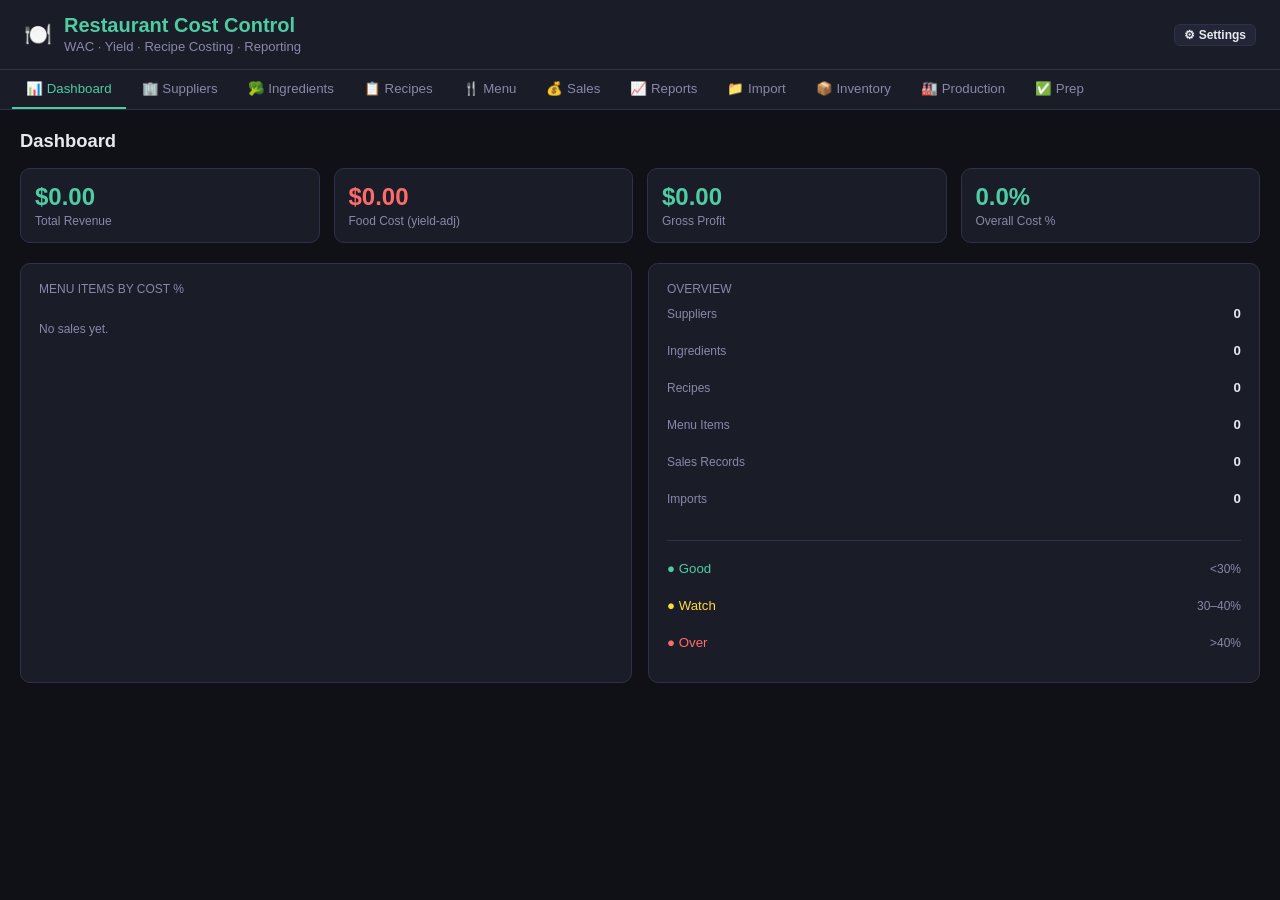
<file: index.html>
<!DOCTYPE html>
<html lang="en">
<head>
  <meta charset="UTF-8">
  <meta name="viewport" content="width=device-width, initial-scale=1.0">
  <title>Restaurant Cost Control</title>
  <link rel="stylesheet" href="css/style.css">
</head>
<body>

<header>
  <span style="font-size:1.4rem">🍽️</span>
  <div><h1>Restaurant Cost Control</h1><span>WAC · Yield · Recipe Costing · Reporting</span></div>
  <div style="margin-left:auto">
    <button class="btn btn-ghost btn-sm" onclick="openSettingsModal()" title="Settings">⚙ Settings</button>
  </div>
</header>

<nav>
  <button class="active" onclick="goPage('dashboard',this)">📊 Dashboard</button>
  <button onclick="goPage('suppliers',this)">🏢 Suppliers</button>
  <button onclick="goPage('ingredients',this)">🥦 Ingredients</button>
  <button onclick="goPage('recipes',this)">📋 Recipes</button>
  <button onclick="goPage('menu',this)">🍴 Menu</button>
  <button onclick="goPage('sales',this)">💰 Sales</button>
  <button onclick="goPage('reports',this)">📈 Reports</button>
  <button onclick="goPage('import',this)">📁 Import</button>
  <button onclick="goPage('inventory',this)">📦 Inventory</button>
  <button onclick="goPage('production',this)">🏭 Production</button>
  <button onclick="goPage('prep',this)">✅ Prep</button>
</nav>

<main>

  <!-- DASHBOARD -->
  <div id="page-dashboard" class="page active">
    <h2>Dashboard</h2>
    <div class="stat-grid" id="dash-stats"></div>
    <div style="display:grid;grid-template-columns:1fr 1fr;gap:16px">
      <div class="card"><div class="muted" style="margin-bottom:10px">MENU ITEMS BY COST %</div><div id="dash-items"></div></div>
      <div class="card"><div class="muted" style="margin-bottom:10px">OVERVIEW</div><div id="dash-overview"></div></div>
    </div>
  </div>

  <!-- SUPPLIERS -->
  <div id="page-suppliers" class="page">
    <div class="fb"><h2>Suppliers</h2><div class="flex"><button class="btn btn-ghost" onclick="exportSuppliersCSV()">⬇ Export CSV</button><button class="btn btn-primary" onclick="openSupModal()">+ Add Supplier</button></div></div>
    <div class="search-wrap"><input id="sup-search" placeholder="Search…" oninput="renderSuppliers()"></div>
    <div class="card" style="padding:0;overflow:hidden">
      <table><thead><tr>
        <th id="th-sup-name"    onclick="sortTbl('sup','name',renderSuppliers)"    style="cursor:pointer">Name</th>
        <th id="th-sup-contact" onclick="sortTbl('sup','contact',renderSuppliers)" style="cursor:pointer">Contact</th>
        <th>Phone</th><th>Email</th><th>Notes</th><th></th>
      </tr></thead>
      <tbody id="sup-table"></tbody></table>
    </div>
  </div>

  <!-- INGREDIENTS -->
  <div id="page-ingredients" class="page">
    <div class="fb"><h2>Ingredients <span class="wac-badge">WAC</span></h2><div class="flex"><button class="btn btn-ghost" onclick="exportIngredientsCSV()">⬇ Export CSV</button><button class="btn btn-primary" onclick="openIngModal()">+ Add Ingredient</button></div></div>
    <div class="search-wrap" style="display:flex;gap:8px">
      <input id="ing-search" placeholder="Search…" oninput="renderIngredients()" style="flex:1">
      <select id="ing-impact-filter" onchange="renderIngredients()" style="width:160px">
        <option value="">All Cost Impacts</option>
        <option value="high">High Impact</option>
        <option value="medium">Medium Impact</option>
        <option value="low">Low Impact</option>
        <option value="none">Not Set</option>
      </select>
    </div>
    <div class="card" style="padding:0;overflow:hidden">
      <table><thead><tr>
        <th id="th-ing-name"  onclick="sortTbl('ing','name',renderIngredients)"  style="cursor:pointer">Name</th>
        <th id="th-ing-cat"   onclick="sortTbl('ing','cat',renderIngredients)"   style="cursor:pointer">Category</th>
        <th id="th-ing-yield" onclick="sortTbl('ing','yield',renderIngredients)" style="cursor:pointer">Yield %</th>
        <th id="th-ing-wac"   onclick="sortTbl('ing','wac',renderIngredients)"   style="cursor:pointer">WAC/RU</th>
        <th id="th-ing-eff"   onclick="sortTbl('ing','eff',renderIngredients)"   style="cursor:pointer">Effective Cost/RU</th>
        <th>Recipe Unit</th><th>Purchases</th><th></th>
      </tr></thead>
      <tbody id="ing-table"></tbody></table>
    </div>
  </div>

  <!-- RECIPES -->
  <div id="page-recipes" class="page">
    <div class="fb"><h2>Recipes</h2><div class="flex"><button class="btn btn-ghost" onclick="exportRecipesCSV()">⬇ Export CSV</button><button class="btn btn-primary" onclick="openRecipeModal()">+ New Recipe</button></div></div>
    <div class="search-wrap"><input id="recipe-search" placeholder="Search name or category…" oninput="renderRecipes()"></div>
    <div class="card" style="padding:0;overflow:hidden">
      <table><thead><tr>
        <th id="th-rec-name"  onclick="sortTbl('rec','name',renderRecipes)"  style="cursor:pointer">Name</th>
        <th id="th-rec-cat"   onclick="sortTbl('rec','cat',renderRecipes)"   style="cursor:pointer">Category</th>
        <th>Type</th>
        <th id="th-rec-lines" onclick="sortTbl('rec','lines',renderRecipes)" style="cursor:pointer">Lines</th>
        <th id="th-rec-raw"   onclick="sortTbl('rec','raw',renderRecipes)"   style="cursor:pointer">Raw WAC Cost</th>
        <th id="th-rec-adj"   onclick="sortTbl('rec','adj',renderRecipes)"   style="cursor:pointer">Yield-adj Cost</th>
        <th></th>
      </tr></thead>
      <tbody id="recipe-table"></tbody></table>
    </div>
  </div>

  <!-- MENU -->
  <div id="page-menu" class="page">
    <div class="fb"><h2>Menu Items</h2><button class="btn btn-primary" onclick="openMenuModal()">+ Add Item</button></div>
    <div class="search-wrap"><input id="menu-search" placeholder="Search name or category…" oninput="renderMenu()"></div>
    <div class="card" style="padding:0;overflow:hidden">
      <table><thead><tr>
        <th id="th-menu-name"   onclick="sortTbl('menu','name',renderMenu)"   style="cursor:pointer">Item</th>
        <th id="th-menu-cat"    onclick="sortTbl('menu','cat',renderMenu)"    style="cursor:pointer">Category</th>
        <th>Recipe</th>
        <th id="th-menu-sell"   onclick="sortTbl('menu','sell',renderMenu)"   style="cursor:pointer">Sell $</th>
        <th id="th-menu-cost"   onclick="sortTbl('menu','cost',renderMenu)"   style="cursor:pointer">Food Cost</th>
        <th id="th-menu-pct"    onclick="sortTbl('menu','pct',renderMenu)"    style="cursor:pointer">Cost %</th>
        <th id="th-menu-profit" onclick="sortTbl('menu','profit',renderMenu)" style="cursor:pointer">Gross Profit</th>
        <th></th>
      </tr></thead>
      <tbody id="menu-table"></tbody></table>
    </div>

    <!-- Modifier Library -->
    <div class="fb" style="margin-top:24px">
      <div>
        <div class="muted">MODIFIERS</div>
        <div style="font-size:.75rem;color:var(--muted);margin-top:2px">Link Square modifiers to ingredients — used for inventory variance and cost snapshots</div>
      </div>
      <button class="btn btn-ghost btn-sm" onclick="addModifierLink()">+ Add Modifier</button>
    </div>
    <div class="card" style="padding:0;overflow:hidden;margin-top:8px">
      <div style="overflow-x:auto">
        <table>
          <thead><tr>
            <th style="width:70px">Type</th>
            <th>Modifier Text (from Square)</th>
            <th>Ingredient</th>
            <th style="width:70px">Qty</th>
            <th style="width:70px">Unit</th>
            <th style="width:80px" title="Auto-calculated from ingredient WAC × qty when linked; manual entry otherwise">Cost $</th>
            <th style="width:40px"></th>
          </tr></thead>
          <tbody id="modifier-links-body"></tbody>
        </table>
      </div>
    </div>
  </div>

  <!-- SALES -->
  <div id="page-sales" class="page">
    <div class="fb"><h2>Sales</h2>
      <div class="flex">
        <button class="btn btn-ghost" onclick="exportSalesCSV()">⬇ Export CSV</button>
        <button class="btn btn-primary" onclick="openSalesModal()">+ Record Sale</button>
      </div>
    </div>
    <div class="card" style="padding:0;overflow:hidden">
      <table><thead><tr>
        <th id="th-sales-date"    onclick="sortTbl('sales','date',renderSales)"    style="cursor:pointer">Date</th>
        <th id="th-sales-name"    onclick="sortTbl('sales','name',renderSales)"    style="cursor:pointer">Item</th>
        <th id="th-sales-channel" onclick="sortTbl('sales','channel',renderSales)" style="cursor:pointer">Channel</th>
        <th id="th-sales-qty"     onclick="sortTbl('sales','qty',renderSales)"     style="cursor:pointer">Qty</th>
        <th id="th-sales-rev"     onclick="sortTbl('sales','rev',renderSales)"     style="cursor:pointer">Revenue</th>
        <th id="th-sales-cost"    onclick="sortTbl('sales','cost',renderSales)"    style="cursor:pointer">Cost (snap)</th>
        <th id="th-sales-pct"     onclick="sortTbl('sales','pct',renderSales)"     style="cursor:pointer">Cost %</th>
        <th id="th-sales-profit"  onclick="sortTbl('sales','profit',renderSales)"  style="cursor:pointer">Profit</th>
        <th></th></tr></thead>
      <tbody id="sales-table"></tbody></table>
    </div>
  </div>

  <!-- REPORTS -->
  <div id="page-reports" class="page">
    <h2>Reports</h2>
    <div class="card">
      <div class="flex" style="gap:12px;flex-wrap:wrap;margin-bottom:14px">
        <div class="rpt-tabs">
          <button class="rpt-tab active" onclick="setRptPeriod('day',this)">Daily</button>
          <button class="rpt-tab" onclick="setRptPeriod('month',this)">Monthly</button>
          <button class="rpt-tab" onclick="setRptPeriod('year',this)">Yearly</button>
          <button class="rpt-tab" onclick="setRptPeriod('range',this)">Custom</button>
        </div>
        <div id="rpt-date-inputs" class="flex"></div>
      </div>
      <div class="stat-grid" id="rpt-stats"></div>
      <div style="display:grid;grid-template-columns:1fr 1fr;gap:14px">
        <div>
          <div class="muted" style="margin-bottom:8px">SALES BREAKDOWN</div>
          <div class="card" style="padding:0;overflow:hidden">
            <table><thead><tr><th>Item</th><th>Qty</th><th>Revenue</th><th>Cost</th><th>Cost %</th><th>Profit</th></tr></thead>
            <tbody id="rpt-sales-table"></tbody></table>
          </div>
        </div>
        <div>
          <div class="muted" style="margin-bottom:8px">PURCHASES (from imports)</div>
          <div class="card" style="padding:0;overflow:hidden">
            <table><thead><tr><th>Date</th><th>Supplier</th><th>Items</th><th>Total $</th></tr></thead>
            <tbody id="rpt-po-table"></tbody></table>
          </div>
        </div>
      </div>
      <div style="margin-top:20px;border-top:1px solid var(--border);padding-top:16px">
        <div class="muted" style="margin-bottom:10px">SUNDRY ANALYSIS
          <span class="muted" style="font-size:.74rem;font-weight:400;margin-left:8px">— set Sundry % on recipes &amp; categorise oil/salt/herbs as "Sundry" ingredients to track here</span>
        </div>
        <div class="stat-grid" id="rpt-sundry-stats"></div>
        <div style="display:grid;grid-template-columns:1fr 1fr;gap:14px;margin-top:12px">
          <div>
            <div class="muted" style="margin-bottom:6px;font-size:.76rem">THEORETICAL (sundry % × recipe cost × qty sold)</div>
            <div class="card" style="padding:0;overflow:hidden">
              <table><thead><tr><th>Recipe</th><th>Sold</th><th>Sundry %</th><th>Est. Cost</th></tr></thead>
              <tbody id="rpt-sundry-theory"></tbody></table>
            </div>
          </div>
          <div>
            <div class="muted" style="margin-bottom:6px;font-size:.76rem">ACTUAL SPEND ("Sundry" category ingredient purchases)</div>
            <div class="card" style="padding:0;overflow:hidden">
              <table><thead><tr><th>Ingredient</th><th>Purchases</th><th>Spend</th></tr></thead>
              <tbody id="rpt-sundry-actual"></tbody></table>
            </div>
          </div>
        </div>
      </div>
    </div>
  </div>

  <!-- IMPORT -->
  <div id="page-import" class="page">
    <h2>AI Import</h2>
    <div style="display:grid;grid-template-columns:1fr 1fr;gap:16px;margin-bottom:16px">
      <div class="card">
        <div class="muted" style="margin-bottom:8px">SUPPLIER INVOICE → INGREDIENTS</div>
        <div class="upload-zone" onclick="document.getElementById('inv-file').click()">
          <input type="file" id="inv-file" accept=".pdf,.csv" onchange="startInvoiceImport(this)">
          <div style="font-size:1.8rem">📄</div>
          <p style="color:var(--muted);font-size:.82rem;margin-top:6px">Upload PDF or CSV</p>
        </div>
      </div>
      <div class="card">
        <div class="muted" style="margin-bottom:8px">SQUARE SALES</div>
        <div style="display:flex;gap:6px;margin-bottom:12px">
          <button id="sq-tab-api-btn" class="btn btn-primary btn-sm" onclick="switchSqTab('api')">🔌 Direct API</button>
          <button id="sq-tab-csv-btn" class="btn btn-ghost btn-sm" onclick="switchSqTab('csv')">📄 CSV Upload</button>
        </div>
        <!-- Direct API tab -->
        <div id="sq-api-tab">
          <div class="form-row c2" style="margin-bottom:10px">
            <div><label>From</label><input id="sq-from" type="date"></div>
            <div><label>To</label><input id="sq-to" type="date"></div>
          </div>
          <button id="sq-fetch-btn" class="btn btn-primary" onclick="fetchFromSquare(document.getElementById('sq-from').value,document.getElementById('sq-to').value)">Fetch from Square</button>
        </div>
        <!-- CSV Upload tab -->
        <div id="sq-csv-tab" style="display:none">
          <div class="upload-zone" onclick="document.getElementById('sales-file').click()">
            <input type="file" id="sales-file" accept=".csv" onchange="startSalesImport(this)">
            <div style="font-size:1.8rem">💳</div>
            <p style="color:var(--muted);font-size:.82rem;margin-top:6px">Upload Square Items CSV</p>
          </div>
        </div>
      </div>
    </div>
    <div class="card" style="margin-bottom:16px">
      <div class="fb" style="margin-bottom:10px">
        <div>
          <div class="muted">BULK CSV IMPORT</div>
          <div class="muted" style="font-size:.75rem;margin-top:2px">Upload a multi-invoice CSV — AI matches all products at once, then you approve in one step</div>
        </div>
        <label class="btn btn-ghost btn-sm" style="cursor:pointer">
          📄 Upload &amp; Match
          <input type="file" id="bulk-csv-file" accept=".csv" style="display:none" onchange="startBulkCSVImport(this)">
        </label>
      </div>
      <div id="bulk-csv-status" style="display:none" class="ai-box ai-thinking"></div>
    </div>

    <div class="card" style="margin-bottom:16px">
      <div class="fb" style="margin-bottom:10px">
        <div>
          <div class="muted">EMAIL INVOICE QUEUE</div>
          <div class="muted" style="font-size:.75rem;margin-top:2px">Supplier invoices auto-processed from Gmail via Google Apps Script</div>
        </div>
        <button class="btn btn-ghost btn-sm" onclick="pollEmailQueue()">↻ Check for New</button>
      </div>
      <div id="email-queue-list"><div class="muted" style="font-size:.82rem">Configure Gmail Invoice Queue URL in Settings (⚙) to enable.</div></div>
    </div>

    <div class="fb"><div class="muted">IMPORT HISTORY</div><button class="btn btn-ghost btn-sm" onclick="renderImportLog()">↻ Refresh</button></div>
    <div class="card" style="padding:0;overflow:hidden">
      <table><thead><tr><th>Date</th><th>Supplier</th><th>Filename</th><th>Type</th><th>Matched</th><th>Total $</th><th>Status</th><th></th></tr></thead>
      <tbody id="import-log-table"></tbody></table>
    </div>
  </div>


  <!-- INVENTORY -->
  <div id="page-inventory" class="page">

    <!-- List Section -->
    <div id="inv-list-section">
      <div class="fb">
        <h2>Inventory <span class="muted" style="font-size:.8rem;font-weight:400">Stock counts &amp; variance tracking</span></h2>
        <button class="btn btn-primary" onclick="openStockCountModal()">+ New Stock Count</button>
      </div>
      <div class="card" style="padding:0;overflow:hidden">
        <table>
          <thead><tr><th>Period</th><th>Ingredients</th><th>Note</th><th></th></tr></thead>
          <tbody id="inv-table"></tbody>
        </table>
      </div>
    </div>

    <!-- Live Stock Section -->
    <div style="margin-top:24px">
      <div class="fb" style="margin-bottom:8px">
        <div>
          <div class="muted">LIVE STOCK LEVELS</div>
          <div class="muted" style="font-size:.75rem;margin-top:2px">Last count + purchases − theoretical usage since count</div>
        </div>
        <button class="btn btn-ghost btn-sm" onclick="renderLiveStock()">↻ Refresh</button>
      </div>
      <div class="card" style="padding:0;overflow:hidden">
        <table>
          <thead><tr>
            <th>Ingredient</th>
            <th>Last Counted</th>
            <th>Closing Stock</th>
            <th>+ Purchases</th>
            <th>− Used (est.)</th>
            <th>= On Hand (est.)</th>
            <th>Value</th>
          </tr></thead>
          <tbody id="live-stock-table">
            <tr><td colspan="7" style="text-align:center;color:var(--muted);padding:20px">Click ↻ Refresh to calculate.</td></tr>
          </tbody>
        </table>
      </div>
    </div>

    <!-- Variance Section (hidden by default) -->
    <div id="inv-variance-section" style="display:none">
      <div class="fb">
        <div>
          <h2>Variance Report</h2>
          <div class="muted" id="inv-variance-period" style="font-size:.82rem;margin-top:3px"></div>
        </div>
        <div class="flex">
          <button class="btn btn-ghost" onclick="exportVarianceCSV(invCurrentSCId)">⬇ Export CSV</button>
          <button class="btn btn-ghost" onclick="backToInventoryList()">← Back to List</button>
        </div>
      </div>
      <div class="card">
        <p style="font-size:.78rem;color:var(--muted);margin-bottom:12px">
          <strong style="color:var(--danger)">Positive variance</strong> = used more than expected (waste / theft / over-portioning).
          <strong style="color:var(--accent2)">Negative</strong> = used less (under-portioning or recipe qty is set too high).
        </p>
        <div style="overflow-x:auto">
          <table>
            <thead>
              <tr>
                <th>Ingredient</th>
                <th>Opening Stock</th>
                <th>Purchases in Period</th>
                <th>Closing Stock</th>
                <th>Actual Usage</th>
                <th>Theoretical Usage</th>
                <th>Variance</th>
                <th>Unit</th>
              </tr>
            </thead>
            <tbody id="inv-variance-table"></tbody>
          </table>
        </div>
      </div>
    </div>

  </div>


  <!-- KITCHEN PREP CHECKLIST -->
  <div id="page-prep" class="page">
    <div class="fb">
      <h2>Kitchen Prep</h2>
      <div class="flex" style="gap:8px">
        <button class="btn btn-ghost btn-sm" id="prep-reset-btn" onclick="resetPrepDay()">↺ Reset for Today</button>
        <button class="btn btn-primary" id="prep-add-btn" onclick="openPrepTaskModal()">+ Add Task</button>
        <button class="btn btn-primary" id="yield-add-btn" style="display:none" onclick="openYieldModal()">+ Log Yield</button>
        <button class="btn btn-ghost" id="yield-fetch-btn" style="display:none" onclick="fetchYieldLogsFromFirebase()">⬇ Fetch Firebase</button>
      </div>
    </div>
    <!-- Inner tabs -->
    <div style="display:flex;border-bottom:2px solid var(--border);margin-bottom:16px">
      <button class="tab-btn active" data-tab="checklist" onclick="switchPrepTab('checklist',this)">Checklist</button>
      <button class="tab-btn" data-tab="yield" onclick="switchPrepTab('yield',this)">Yield Log</button>
    </div>
    <!-- Checklist tab -->
    <div id="prep-tab-checklist">
      <div id="prep-progress-bar" style="margin-bottom:16px"></div>
      <div id="prep-categories"></div>
    </div>
    <!-- Yield Log tab -->
    <div id="prep-tab-yield" style="display:none">
      <div id="yield-summary"></div>
      <div class="card" style="padding:0;overflow:hidden">
        <table>
          <thead><tr>
            <th>Date</th><th>Ingredient</th><th>Input</th><th>Output</th><th>Yield %</th><th>Note</th><th></th>
          </tr></thead>
          <tbody id="yield-table"></tbody>
        </table>
      </div>
    </div>
  </div>

  <!-- PRODUCTION -->
  <div id="page-production" class="page">
    <div class="fb">
      <div>
        <h2>Production <span class="muted" style="font-size:.8rem;font-weight:400">Batch production log</span></h2>
        <div style="font-size:.75rem;color:var(--muted);margin-top:3px">
          Log batches here to track raw ingredient consumption and update finished-goods WAC.
          Mark a recipe as "Batch production" in Recipes first.
        </div>
      </div>
      <button class="btn btn-primary" onclick="openProductionModal()">+ Log Batch</button>
    </div>
    <div class="card" style="padding:0;overflow:hidden;margin-top:12px">
      <table>
        <thead><tr>
          <th>Date</th>
          <th>Recipe</th>
          <th>Batches / Portions</th>
          <th>Batch Cost</th>
          <th>Note</th>
          <th></th>
        </tr></thead>
        <tbody id="prod-table"></tbody>
      </table>
    </div>
  </div>

</main>

<!-- ═══════════════════ MODALS ═══════════════════ -->

<!-- Supplier -->
<div class="modal-overlay" id="modal-sup">
  <div class="modal" style="max-width:560px">
    <h3 id="sup-modal-title">Add Supplier</h3>
    <div class="form-row c2">
      <div><label>Name *</label><input id="sup-name"></div>
      <div><label>Contact Person</label><input id="sup-contact"></div>
    </div>
    <div class="form-row c2">
      <div><label>Phone</label><input id="sup-phone"></div>
      <div><label>Email</label><input id="sup-email"></div>
    </div>
    <div><label>Address / Notes</label><textarea id="sup-notes" rows="2"></textarea></div>
    <div class="modal-footer">
      <button class="btn btn-ghost" onclick="closeModal('modal-sup')">Cancel</button>
      <button class="btn btn-primary" onclick="saveSupplier()">Save</button>
    </div>
  </div>
</div>

<!-- Ingredient -->
<div class="modal-overlay" id="modal-ing">
  <div class="modal" style="max-width:620px">
    <h3 id="ing-modal-title">Add Ingredient</h3>
    <div class="form-row c3">
      <div><label>Name *</label><input id="ing-name" placeholder="e.g. Ham"></div>
      <div><label>Category</label><input id="ing-cat" placeholder="e.g. Meat"></div>
      <div><label>Default Supplier</label><select id="ing-sup"></select></div>
    </div>
    <div class="form-row c3">
      <div>
        <label>Cost Impact</label>
        <select id="ing-impact">
          <option value="">— Not set —</option>
          <option value="high">High</option>
          <option value="medium">Medium</option>
          <option value="low">Low</option>
        </select>
      </div>
    </div>
    <div class="form-row c3">
      <div><label>Recipe Base Unit</label>
        <select id="ing-ru"><option value="g">g</option><option value="ml">ml</option><option value="each">each</option></select>
      </div>
      <div><label>Yield % <span class="muted">(usable portion)</span></label>
        <input id="ing-yield" type="number" min="1" max="100" value="100" oninput="calcIngWAC()">
      </div>
      <div></div>
    </div>
    <hr class="divider">
    <p style="font-size:.76rem;color:var(--accent2);margin-bottom:8px">📦 First purchase (sets initial WAC) — optional</p>
    <div class="form-row c3">
      <div><label>Buy Unit</label>
        <select id="ing-buy-unit" onchange="calcIngWAC()">
          <option>carton</option><option>case</option><option>bag</option><option>box</option>
          <option selected>each</option><option>dozen</option><option>kg</option><option>L</option>
          <option>lb</option><option>g</option><option>ml</option>
        </select>
      </div>
      <div><label>Qty</label><input id="ing-buy-qty" type="number" step="0.01" value="1" oninput="calcIngWAC()"></div>
      <div><label>Total Invoice Price ($)</label><input id="ing-buy-price" type="number" step="0.01" oninput="calcIngWAC()"></div>
    </div>
    <div class="form-row c3">
      <div><label>Pack Count</label><input id="ing-pack-count" type="number" placeholder="e.g. 6" oninput="calcIngWAC()"></div>
      <div><label>Pack Size</label><input id="ing-pack-size" type="number" step="0.001" oninput="calcIngWAC()"></div>
      <div><label>Pack Unit</label>
        <select id="ing-pack-unit" onchange="calcIngWAC()">
          <option value="each">each</option><option value="g">g</option><option value="ml">ml</option><option value="kg">kg</option><option value="L">L</option>
        </select>
      </div>
    </div>
    <div id="ing-wac-preview" class="cb" style="display:none"></div>
    <div class="modal-footer">
      <button class="btn btn-ghost" onclick="closeModal('modal-ing')">Cancel</button>
      <button class="btn btn-primary" onclick="saveIngredient()">Save</button>
    </div>
  </div>
</div>

<!-- Ingredient Detail -->
<div class="modal-overlay" id="modal-ing-detail">
  <div class="modal" style="max-width:820px">
    <h3 id="ing-detail-title">Ingredient Detail</h3>
    <div id="ing-detail-top"></div>
    <div class="form-row c3" style="margin-top:10px">
      <div><label>Name *</label><input id="detail-name" placeholder="Ingredient name"></div>
      <div><label>Category</label><input id="detail-cat" placeholder="e.g. Meat"></div>
      <div><label>Supplier</label><select id="detail-sup"></select></div>
    </div>
    <div class="form-row c3">
      <div>
        <label>Cost Impact</label>
        <select id="detail-impact">
          <option value="">— Not set —</option>
          <option value="high">High</option>
          <option value="medium">Medium</option>
          <option value="low">Low</option>
        </select>
      </div>
    </div>
    <div class="form-row c3">
      <div>
        <label>Recipe Unit (UOM)</label>
        <select id="detail-ru">
          <option value="g">g</option><option value="ml">ml</option><option value="each">each</option>
        </select>
        <div class="muted" style="font-size:.7rem;margin-top:3px">⚠ Changing UOM does not recalculate existing WAC values</div>
      </div>
      <div><label>Yield %</label><input id="detail-yield" type="number" min="1" max="100" oninput="previewYield()"></div>
      <div style="display:flex;align-items:flex-end">
        <button class="btn btn-primary btn-sm" onclick="saveIngredientInfo()">Save Changes</button>
      </div>
    </div>
    <div id="detail-yield-preview" class="cb" style="display:none;margin-bottom:8px"></div>
    <hr class="divider">
    <div class="muted" style="margin-bottom:8px">PURCHASE HISTORY</div>
    <div id="ing-purchases" style="overflow-x:auto;max-height:260px;overflow-y:auto"></div>
    <hr class="divider">
    <p id="pur-form-title" style="font-size:.76rem;color:var(--accent2);margin-bottom:8px">+ Add New Purchase</p>
    <div class="form-row c4">
      <div><label>Date</label><input id="pur-date" type="date"></div>
      <div><label>Invoice #</label><input id="pur-invoice-no" type="text" placeholder="e.g. INV-1234"></div>
      <div><label>Supplier</label><select id="pur-sup"></select></div>
      <div><label>Buy Unit</label>
        <select id="pur-buy-unit" onchange="calcPurWAC()">
          <option>carton</option><option>case</option><option>bag</option><option>box</option>
          <option>each</option><option>dozen</option><option>kg</option><option>L</option>
          <option>lb</option><option>g</option><option>ml</option>
        </select>
      </div>
      <div><label>Qty</label><input id="pur-qty" type="number" step="0.01" value="1" oninput="calcPurWAC()"></div>
    </div>
    <div class="form-row c4">
      <div><label>Pack Count</label><input id="pur-pack-count" type="number" placeholder="—" oninput="calcPurWAC()"></div>
      <div><label>Pack Size</label><input id="pur-pack-size" type="number" step="0.001" placeholder="—" oninput="calcPurWAC()"></div>
      <div><label>Pack Unit</label>
        <select id="pur-pack-unit" onchange="calcPurWAC()">
          <option value="each">each</option><option value="g">g</option><option value="ml">ml</option><option value="kg">kg</option><option value="L">L</option>
        </select>
      </div>
      <div><label>Total Price ($)</label><input id="pur-price" type="number" step="0.01" oninput="calcPurWAC()"></div>
    </div>
    <div id="pur-wac-preview" class="cb" style="display:none"></div>
    <div class="modal-footer">
      <button class="btn btn-ghost" onclick="closeModal('modal-ing-detail')">Close</button>
      <button id="pur-cancel-edit" class="btn btn-ghost" style="display:none" onclick="cancelEditPurchase()">Cancel Edit</button>
      <button id="pur-save-btn" class="btn btn-primary" onclick="addPurchase()">Add Purchase & Update WAC</button>
    </div>
  </div>
</div>

<!-- Recipe -->
<div class="modal-overlay" id="modal-recipe">
  <div class="modal" style="max-width:820px">
    <h3 id="recipe-modal-title">Create Recipe</h3>
    <div class="form-row c3">
      <div style="grid-column:span 2"><label>Name *</label><input id="recipe-name"></div>
      <div><label>Type</label>
        <select id="recipe-type">
          <option value="base">Sub-recipe / Base</option>
          <option value="menu">Menu Recipe</option>
        </select>
      </div>
    </div>
    <div class="form-row c2">
      <div><label>Category</label><input id="recipe-cat" placeholder="e.g. Sauces, Mains"></div>
      <div><label>Yield description</label><input id="recipe-yield" placeholder="e.g. Makes 4 portions"></div>
    </div>
    <div style="margin-top:10px">
      <label style="display:flex;align-items:center;gap:8px;cursor:pointer;font-weight:400">
        <input type="checkbox" id="recipe-batch" style="width:auto;margin:0;cursor:pointer" onchange="toggleBatchYield()">
        <span>Batch production recipe <span class="muted" style="font-weight:400">(portions produced in bulk — log batches in Production tab to track raw ingredient usage &amp; finished-goods WAC)</span></span>
      </label>
    </div>
    <div id="recipe-batch-yield-wrap" style="display:none;margin-top:8px">
      <label style="display:flex;align-items:center;gap:8px;font-weight:400;font-size:.88rem">
        Portions per batch *
        <input type="number" id="recipe-batch-yield" min="1" step="1" style="width:90px" placeholder="e.g. 40" oninput="updateRCP()">
        <input type="text" id="recipe-output-unit" style="width:100px" placeholder="e.g. balls" title="Output unit label shown on kitchen tablet">
        <span class="muted" style="font-size:.78rem">— how many and what unit per batch?</span>
      </label>
    </div>
    <div style="margin-top:8px">
      <label style="display:flex;align-items:center;gap:6px;font-weight:400;font-size:.88rem">
        Sundry %
        <input type="number" id="recipe-sundry" min="0" max="20" step="0.5" style="width:70px" placeholder="0" oninput="updateRCP()">
        <span class="muted" style="font-size:.78rem">(blanket % for salt, oil, herbs &amp; other unmeasurables — leave 0 if not used)</span>
      </label>
    </div>
    <div style="margin-top:14px">
      <div class="fb" style="margin-bottom:6px">
        <div class="muted">LINES (qty in recipe units)</div>
        <button class="btn btn-ghost btn-sm" onclick="addRL()">+ Add Line</button>
      </div>
      <div id="recipe-lines"></div>
    </div>
    <div class="cb" id="recipe-cost-preview" style="margin-top:10px"></div>
    <div class="modal-footer">
      <button class="btn btn-ghost" onclick="closeModal('modal-recipe')">Cancel</button>
      <button class="btn btn-primary" onclick="saveRecipe()">Save</button>
    </div>
  </div>
</div>

<!-- Menu -->
<div class="modal-overlay" id="modal-menu">
  <div class="modal" style="max-width:560px">
    <h3 id="menu-modal-title">Add Menu Item</h3>
    <div class="form-row c2">
      <div><label>Name *</label><input id="menu-name"></div>
      <div><label>Category</label><input id="menu-cat"></div>
    </div>
    <div class="form-row c2">
      <div><label>Linked Recipe *</label>
        <select id="menu-recipe" onchange="updateMenuPreview()"><option value="">— Select —</option></select>
      </div>
      <div><label>Sell Price ($) *</label><input id="menu-price" type="number" step="0.01" oninput="updateMenuPreview()"></div>
    </div>
    <div id="menu-preview" class="cb" style="display:none"></div>
    <div class="modal-footer">
      <button class="btn btn-ghost" onclick="closeModal('modal-menu')">Cancel</button>
      <button class="btn btn-primary" onclick="saveMenuItem()">Save</button>
    </div>
  </div>
</div>

<!-- Sales -->
<div class="modal-overlay" id="modal-sales">
  <div class="modal" style="max-width:520px">
    <h3>Record Sale</h3>
    <div class="form-row c2">
      <div><label>Date</label><input id="sales-date" type="date"></div>
      <div><label>Menu Item</label>
        <select id="sales-item" onchange="updateSalesPreview()"><option value="">— Select —</option></select>
      </div>
    </div>
    <div class="form-row c2">
      <div><label>Qty Sold</label><input id="sales-qty" type="number" min="1" oninput="updateSalesPreview()"></div>
      <div><label>Revenue override ($) <span class="muted">optional</span></label>
        <input id="sales-rev" type="number" step="0.01" oninput="updateSalesPreview()">
      </div>
    </div>
    <div id="sales-preview" class="cb" style="display:none"></div>
    <div class="modal-footer">
      <button class="btn btn-ghost" onclick="closeModal('modal-sales')">Cancel</button>
      <button class="btn btn-primary" onclick="saveSale()">Save & Snapshot Cost</button>
    </div>
  </div>
</div>

<!-- Invoice Wizard -->
<div class="modal-overlay" id="modal-invoice-wizard">
  <div class="modal" style="max-width:980px">
    <h3 id="wizard-title">Invoice Import</h3>
    <div class="step-indicator" id="wizard-steps">
      <div class="step active" id="ws1">1. Select Supplier</div>
      <div class="step" id="ws2">2. AI Extraction</div>
      <div class="step" id="ws3">3. Review & Match</div>
      <div class="step" id="ws4">4. Confirm & Import</div>
    </div>
    <div id="wizard-content"></div>
    <div class="modal-footer" id="wizard-footer"></div>
  </div>
</div>

<!-- Sales AI -->
<div class="modal-overlay" id="modal-sales-ai">
  <div class="modal" style="max-width:680px">
    <h3>Review Square Sales Import</h3>
    <div id="sales-ai-status" class="ai-box ai-thinking" style="display:none"></div>
    <div id="sales-ai-content"></div>
    <div class="modal-footer">
      <button class="btn btn-ghost" onclick="closeModal('modal-sales-ai')">Cancel</button>
      <button class="btn btn-success" id="sales-ai-approve" onclick="approveSalesImport()" style="display:none">✓ Approve & Import</button>
    </div>
  </div>
</div>

<!-- Stock Count -->
<div class="modal-overlay" id="modal-stock-count">
  <div class="modal" style="max-width:860px">
    <h3 id="sc-modal-title">New Stock Count</h3>
    <div class="form-row c3">
      <div><label>Period Start *</label><input id="sc-from" type="date"></div>
      <div><label>Period End *</label><input id="sc-to" type="date"></div>
      <div><label>Note <span class="muted">(optional)</span></label><input id="sc-note" placeholder="e.g. Week 8"></div>
    </div>
    <hr class="divider">
    <div class="fb" style="margin-bottom:6px">
      <div>
        <div class="muted" style="font-size:.76rem;text-transform:uppercase;letter-spacing:.04em">Ingredient Lines</div>
        <div class="muted" style="font-size:.72rem;margin-top:2px">Enter quantities in purchase units (kg, carton, etc.)</div>
      </div>
      <div class="flex">
        <button class="btn btn-ghost btn-sm" onclick="downloadSCTemplate()">⬇ Template</button>
        <label class="btn btn-ghost btn-sm" style="cursor:pointer">⬆ Import CSV
          <input type="file" accept=".csv" style="display:none" onchange="importSCFromCSV(this)">
        </label>
        <button class="btn btn-ghost btn-sm" onclick="addSCLine()">+ Add Ingredient</button>
      </div>
    </div>
    <div style="display:grid;grid-template-columns:2fr 110px 90px auto;gap:6px;padding:4px 0">
      <div class="muted" style="font-size:.72rem">Ingredient</div>
      <div class="muted" style="font-size:.72rem">Count Qty</div>
      <div class="muted" style="font-size:.72rem">Unit</div>
      <div></div>
    </div>
    <div id="sc-lines" style="max-height:360px;overflow-y:auto"></div>
    <div class="modal-footer">
      <button class="btn btn-ghost" onclick="closeModal('modal-stock-count')">Cancel</button>
      <button class="btn btn-primary" onclick="saveStockCount()">Save Stock Count</button>
    </div>
  </div>
</div>

<div id="toast"></div>

<!-- Production Batch -->
<div class="modal-overlay" id="modal-production">
  <div class="modal" style="max-width:520px">
    <h3 id="prod-modal-title">Log Production Batch</h3>
    <div class="form-row c2">
      <div><label>Date *</label><input id="prod-date" type="date"></div>
      <div><label>Batches Made *</label><input id="prod-qty" type="number" min="1" step="1" placeholder="e.g. 2" oninput="updateProductionPreview()"></div>
    </div>
    <div>
      <label>Batch Recipe * <span class="muted">(only batch-enabled recipes shown)</span></label>
      <select id="prod-recipe" onchange="updateProductionPreview()"><option value="">— Select —</option></select>
    </div>
    <div style="margin-top:10px">
      <label>Note <span class="muted">(optional)</span></label>
      <input id="prod-note" placeholder="e.g. Saturday batch">
    </div>
    <div id="prod-preview"></div>
    <div class="modal-footer">
      <button class="btn btn-ghost" onclick="closeModal('modal-production')">Cancel</button>
      <button class="btn btn-primary" onclick="saveProductionBatch()">Save Batch</button>
    </div>
  </div>
</div>

<!-- Settings -->
<div class="modal-overlay" id="modal-settings">
  <div class="modal" style="max-width:480px">
    <h3>⚙ Settings</h3>

    <div style="margin-bottom:16px">
      <label>Anthropic API Key <span class="muted">(for AI Invoice scanning)</span></label>
      <input id="settings-api-key" type="password" placeholder="sk-ant-…" autocomplete="off">
      <div class="muted" style="margin-top:4px">Stored locally in your browser only. Never shared.</div>
    </div>

    <hr class="divider">

    <div style="margin-bottom:16px">
      <label>Delivery Platform Commission Rate <span class="muted">(%)</span></label>
      <div style="display:grid;grid-template-columns:1fr 1fr;gap:10px;margin-top:6px">
        <div>
          <input id="settings-commission" type="number" min="0" max="100" step="0.1" placeholder="e.g. 37">
          <div class="muted" style="margin-top:4px">Applied to all Doshii channel sales</div>
        </div>
        <div>
          <label>Delivery Channel Name</label>
          <input id="settings-channel" placeholder="e.g. Doshii">
          <div class="muted" style="margin-top:4px">Must match the Channel column in Square CSV</div>
        </div>
      </div>
    </div>

    <hr class="divider">

    <div style="margin-bottom:16px">
      <label>Square Access Token <span class="muted">(for Direct API fetch)</span></label>
      <input id="set-sq-token" type="password" placeholder="sandbox-... or production token" autocomplete="off" style="margin-top:6px">
      <div class="muted" style="margin-top:4px">Stored locally. Get from Square Developer Dashboard → Applications → Access Token.</div>
      <label style="margin-top:10px;display:block">Square Location ID(s)</label>
      <input id="set-sq-location" placeholder="e.g. L1234ABCDE, LYYYYYYYYYY" autocomplete="off" style="margin-top:6px">
      <div class="muted" style="margin-top:4px">Found in Square Dashboard → Account &amp; Settings → Business locations. Separate multiple IDs with commas to fetch POS + Online in one go.</div>
    </div>

    <hr class="divider">

    <div style="margin-bottom:16px">
      <label>Firebase Database URL <span class="muted">(for tablet stock takes)</span></label>
      <input id="settings-fb-url" placeholder="https://your-project-default-rtdb.firebaseio.com" autocomplete="off" style="margin-top:6px">
      <div class="muted" style="margin-top:4px">Stored locally. Used to sync ingredients to tablet and import stock counts.</div>
      <div class="flex" style="gap:8px;margin-top:10px;flex-wrap:wrap">
        <button class="btn btn-ghost btn-sm" onclick="syncIngredientsToFirebase()">↑ Sync Ingredients</button>
        <button class="btn btn-ghost btn-sm" onclick="syncBatchRecipesToFirebase()">↑ Sync Batch Recipes</button>
        <button class="btn btn-ghost btn-sm" onclick="syncPrepTasksToFirebase()">↑ Sync Prep Tasks</button>
        <button class="btn btn-ghost btn-sm" onclick="importStockCountsFromFirebase()">↓ Import Stock Counts</button>
        <button class="btn btn-ghost btn-sm" onclick="importPendingProductionsFromFirebase()">↓ Import Productions</button>
      </div>
    </div>

    <hr class="divider">

    <div style="margin-bottom:16px">
      <label>Gmail Invoice Queue <span class="muted">(Google Apps Script Web App URL)</span></label>
      <input id="settings-gmail-url" placeholder="https://script.google.com/macros/s/…/exec" autocomplete="off" style="margin-top:6px">
      <div class="muted" style="margin-top:4px">Deploy <code>gmail-invoice-script/Code.gs</code> as a Web App and paste the URL here. Supplier invoices emailed to your Gmail will auto-appear in the import queue.</div>
      <label style="margin-top:10px;display:block">Supplier Whitelist <span class="muted">(one email address per line)</span></label>
      <textarea id="settings-gmail-whitelist" rows="4" placeholder="invoices@bidvest.com.au&#10;orders@romafoods.com.au" style="width:100%;margin-top:6px;resize:vertical;background:var(--bg2);color:var(--fg);border:1px solid var(--border);border-radius:6px;padding:8px;font-size:.84rem"></textarea>
      <div class="muted" style="margin-top:4px">Must match the sender addresses configured in Code.gs SUPPLIER_WHITELIST.</div>
    </div>

    <hr class="divider">

    <div style="margin-bottom:14px">
      <label>Data Management</label>
      <div class="flex" style="gap:8px;margin-top:6px">
        <button class="btn btn-ghost btn-sm" onclick="exportData()">⬇ Export Backup</button>
        <label class="btn btn-ghost btn-sm" style="cursor:pointer">⬆ Import Backup
          <input type="file" accept=".json" style="display:none" onchange="importData(this)">
        </label>
      </div>
    </div>

    <div class="modal-footer">
      <button class="btn btn-ghost" onclick="closeModal('modal-settings')">Cancel</button>
      <button class="btn btn-primary" onclick="saveSettings()">Save</button>
    </div>
  </div>
</div>

<!-- Prep Task Modal -->
<div class="modal-overlay" id="modal-prep-task">
  <div class="modal" style="max-width:460px">
    <h3 id="prep-task-modal-title">Add Prep Task</h3>
    <div class="form-row c2">
      <div><label>Task Name *</label><input id="prep-task-name" placeholder="e.g. Mushroom"></div>
      <div>
        <label>Category</label>
        <select id="prep-task-cat" onchange="onPrepCatChange()"></select>
      </div>
    </div>
    <div>
      <input id="prep-task-newcat" placeholder="New category name…" style="display:none;margin-bottom:10px">
    </div>
    <div class="form-row c2">
      <div><label>Target Qty <span class="muted">(optional)</span></label>
        <input id="prep-task-qty" placeholder="e.g. 2 kg"></div>
      <div></div>
    </div>
    <div>
      <label>Instruction <span class="muted">(optional)</span></label>
      <textarea id="prep-task-instruction" placeholder="e.g. Slice 3mm thin, store in bain marie with water" rows="3" style="margin-top:6px;width:100%;resize:vertical"></textarea>
    </div>
    <div class="modal-footer">
      <button class="btn btn-ghost" onclick="closeModal('modal-prep-task')">Cancel</button>
      <button class="btn btn-primary" onclick="savePrepTask()">Save</button>
    </div>
  </div>
</div>

<!-- Yield Log Modal -->
<div class="modal-overlay" id="modal-yield-log">
  <div class="modal" style="max-width:520px">
    <h3 id="yield-modal-title">Log Yield</h3>
    <div class="form-row c2">
      <div><label>Date *</label><input type="date" id="yield-date"></div>
      <div><label>Ingredient *</label><select id="yield-ingredient"></select></div>
    </div>
    <div class="form-row c2">
      <div>
        <label>Input Weight (before prep) *</label>
        <div style="display:flex;gap:6px">
          <input type="number" id="yield-input-qty" placeholder="0.00" min="0" step="0.001" oninput="updateYieldPreview()" style="flex:1">
          <select id="yield-input-unit" onchange="updateYieldPreview()" style="width:70px">
            <option>g</option><option selected>kg</option><option>lb</option><option>oz</option>
          </select>
        </div>
      </div>
      <div>
        <label>Output Weight (after prep) *</label>
        <div style="display:flex;gap:6px">
          <input type="number" id="yield-output-qty" placeholder="0.00" min="0" step="0.001" oninput="updateYieldPreview()" style="flex:1">
          <select id="yield-output-unit" onchange="updateYieldPreview()" style="width:70px">
            <option>g</option><option selected>kg</option><option>lb</option><option>oz</option>
          </select>
        </div>
      </div>
    </div>
    <div id="yield-preview"></div>
    <div style="margin-top:10px"><label>Note</label><input id="yield-note" placeholder="e.g. Wednesday morning prep, fresh delivery"></div>
    <div class="modal-footer">
      <button class="btn btn-ghost" onclick="closeModal('modal-yield-log')">Cancel</button>
      <button class="btn btn-primary" onclick="saveYieldLog()">Save</button>
    </div>
  </div>
</div>

<!-- Scripts: db first, then modules, then app (which calls init) -->
<script src="data/db.js"></script>
<script src="js/ingredients.js"></script>
<script src="js/recipes.js"></script>
<script src="js/sales.js"></script>
<script src="js/reports.js"></script>
<script src="js/inventory.js"></script>
<!-- Bulk CSV Import Review Modal -->
<div class="modal-overlay" id="modal-bulk-csv">
  <div class="modal" style="max-width:1000px">
    <h3>Bulk CSV Import — AI Match Review</h3>
    <div id="bulk-csv-modal-content"></div>
    <div class="modal-footer" id="bulk-csv-modal-footer"></div>
  </div>
</div>

<script src="js/import.js"></script>
<script src="js/production.js"></script>
<script src="js/prep.js"></script>
<script src="js/app.js"></script>

</body>
</html>
</file>
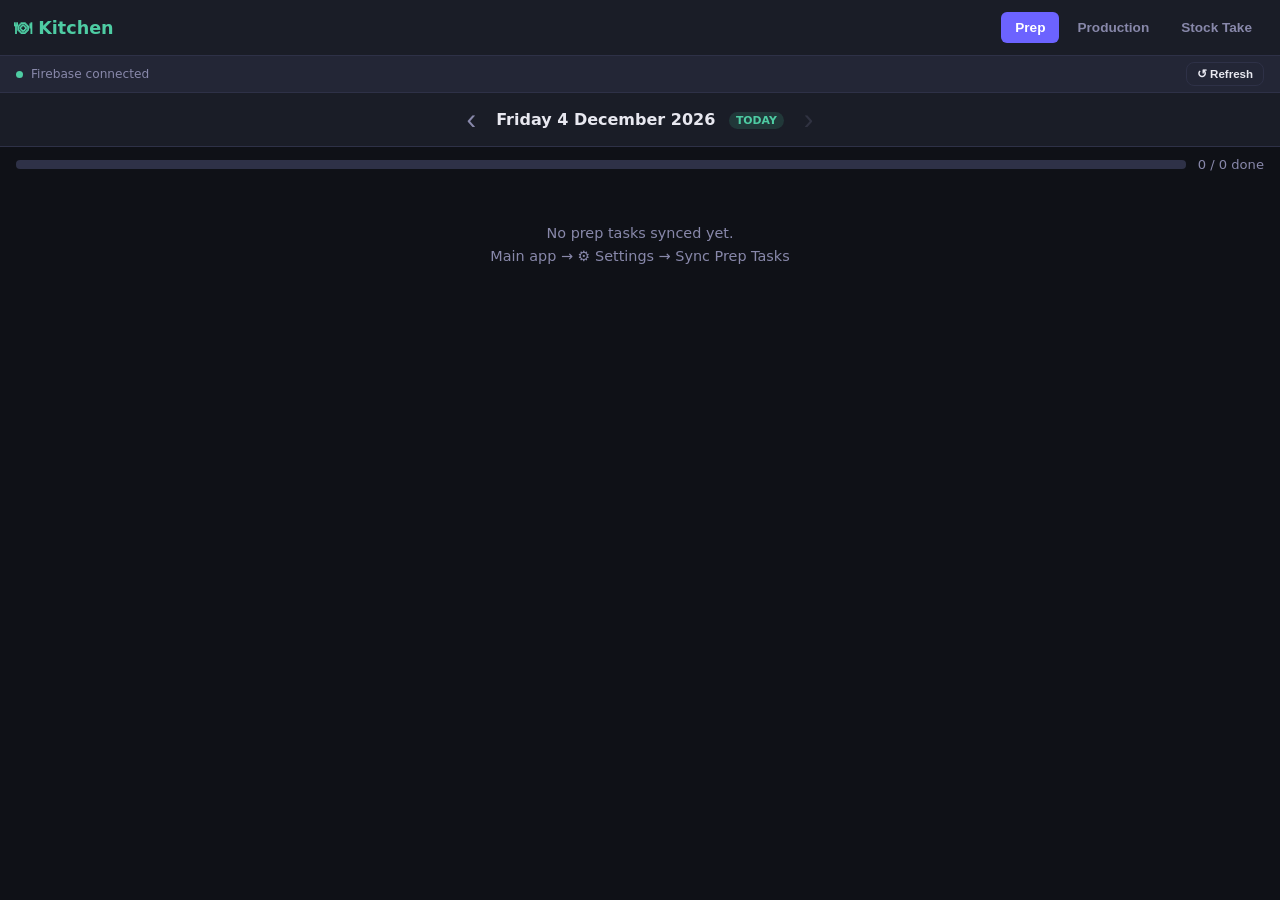
<file: kitchenUI.html>
<!DOCTYPE html>
<html lang="en">
<head>
  <meta charset="UTF-8">
  <meta name="viewport" content="width=320, initial-scale=1.0, user-scalable=no">
  <title>Kitchen</title>
  <style>
    * { box-sizing: border-box; margin: 0; padding: 0; }
    :root {
      --bg: #0f1117; --surface: #1a1d27; --surface2: #232636;
      --border: #2e3147; --accent: #6c63ff; --accent2: #4ecca3;
      --danger: #ff6b6b; --warn: #ffd93d; --text: #e8e8f0; --muted: #8888aa;
    }
    html, body { height: 100%; background: var(--bg); color: var(--text); font-family: 'Segoe UI', system-ui, sans-serif; font-size: 16px; }

    header {
      position: fixed; top: 0; left: 0; right: 0; z-index: 50;
      background: var(--surface); border-bottom: 1px solid var(--border);
      display: flex; align-items: center; padding: 0 14px; height: 56px; gap: 10px;
    }
    .logo { font-size: 1.1rem; font-weight: 700; color: var(--accent2); white-space: nowrap; }
    header nav { display: flex; gap: 4px; margin-left: auto; }
    header nav button {
      background: none; border: none; color: var(--muted); cursor: pointer;
      font-size: .85rem; font-weight: 600; padding: 8px 14px; border-radius: 6px; transition: .15s;
    }
    header nav button.active { background: var(--accent); color: #fff; }

    main { padding-top: 56px; }
    .tab-content { display: none; }
    .tab-content.active { display: block; }

    #screen-loading {
      display: flex; flex-direction: column; align-items: center;
      justify-content: center; height: calc(100vh - 56px); color: var(--muted);
    }
    .spinner {
      width: 36px; height: 36px; border: 3px solid var(--border);
      border-top-color: var(--accent2); border-radius: 50%;
      animation: spin .7s linear infinite; margin-bottom: 16px;
    }
    @keyframes spin { to { transform: rotate(360deg); } }

    .btn { padding: 12px 20px; border: none; border-radius: 8px; cursor: pointer; font-size: .95rem; font-weight: 600; transition: .15s; }
    .btn-primary { background: var(--accent); color: #fff; }
    .btn-success { background: var(--accent2); color: #0f1117; }
    .btn-ghost   { background: var(--surface2); color: var(--text); border: 1px solid var(--border); }
    .btn-sm      { padding: 7px 13px; font-size: .82rem; }
    .btn-warn    { background: var(--warn); color: #111; }
    .btn-danger  { background: var(--danger); color: #fff; }
    .btn:active  { opacity: .8; }
    .btn:disabled { opacity: .4; pointer-events: none; }

    .date-nav {
      display: flex; align-items: center; justify-content: center;
      background: var(--surface); border-bottom: 1px solid var(--border);
      padding: 10px 8px; position: sticky; top: 56px; z-index: 40;
    }
    .date-nav .nav-btn {
      background: none; border: none; color: var(--muted); cursor: pointer;
      font-size: 1.8rem; padding: 2px 20px; line-height: 1; user-select: none; transition: color .15s;
    }
    .date-nav .nav-btn:active { color: var(--accent2); }
    .date-nav .nav-btn.disabled { opacity: .2; pointer-events: none; }
    .date-label { font-size: 1rem; font-weight: 700; min-width: 220px; text-align: center; user-select: none; }
    .today-badge {
      font-size: .68rem; color: var(--accent2); margin-left: 8px;
      background: rgba(78,204,163,.15); padding: 2px 7px; border-radius: 10px; vertical-align: middle;
    }

    .section-head {
      display: flex; align-items: center; gap: 10px;
      padding: 9px 16px; background: var(--surface2);
      border-top: 1px solid var(--border); border-bottom: 1px solid var(--border);
    }
    .s-label { font-size: .76rem; font-weight: 700; text-transform: uppercase; letter-spacing: .06em; color: var(--muted); }
    .s-right { margin-left: auto; display: flex; align-items: center; gap: 8px; }

    .pbar  { height: 7px; background: var(--border); border-radius: 4px; overflow: hidden; flex: 1; }
    .pfill { height: 100%; border-radius: 4px; transition: width .3s; }
    #prep-overall { display: flex; align-items: center; gap: 12px; padding: 10px 16px; }
    .prog-label { font-size: .82rem; color: var(--muted); white-space: nowrap; }

    .cat-head {
      display: flex; align-items: center; gap: 10px;
      padding: 8px 16px; background: rgba(35,38,54,.9);
      border-bottom: 1px solid var(--border);
    }
    .cat-name  { font-size: .8rem; font-weight: 700; letter-spacing: .04em; text-transform: uppercase; }
    .cat-count { font-size: .75rem; color: var(--muted); margin-left: auto; white-space: nowrap; }

    /* ── TASK ROW ── */
    .task-row {
      display: flex; align-items: center; gap: 12px;
      padding: 0 16px; min-height: 56px; transition: background .15s;
    }
    .task-row.done { background: rgba(78,204,163,.07); }
    .task-row.tappable { cursor: pointer; }
    .task-row.tappable:active { background: rgba(108,99,255,.08); }
    .task-row input[type=checkbox] { width: 22px; height: 22px; cursor: pointer; accent-color: var(--accent2); flex-shrink: 0; }
    .task-row input[type=checkbox]:disabled { opacity: .35; }
    .task-name { flex: 1; font-size: .95rem; }
    .task-name.done { color: var(--muted); text-decoration: line-through; }
    .task-target { font-size: .78rem; color: var(--muted); white-space: nowrap; }

    /* ── YIELD PANEL (inline per task) ── */
    .yield-panel {
      padding: 14px 16px 16px;
      background: rgba(26,29,39,.95);
      border-top: 1px solid var(--border);
      border-bottom: 2px solid var(--accent2);
    }
    .yp-weights { display: flex; gap: 10px; margin-bottom: 10px; }
    .yp-col { flex: 1; }
    .yp-col-label { font-size: .72rem; color: var(--muted); text-transform: uppercase; letter-spacing: .04em; margin-bottom: 5px; }
    .yp-input-row { display: flex; gap: 6px; }
    .yp-input-row input[type=number] {
      flex: 1; padding: 12px 10px; background: var(--surface2);
      border: 1px solid var(--border); border-radius: 8px; color: var(--text); font-size: 1rem;
    }
    .yp-input-row input[type=number]:focus { outline: none; border-color: var(--accent2); }
    .yp-input-row select {
      width: 66px; padding: 12px 4px; background: var(--surface2);
      border: 1px solid var(--border); border-radius: 8px; color: var(--text); font-size: .88rem; text-align: center;
    }
    .yp-preview {
      min-height: 36px; margin-bottom: 12px;
      display: flex; gap: 20px; align-items: center; font-size: .9rem; padding: 2px 0;
    }
    .yp-actions { display: flex; gap: 8px; justify-content: flex-end; }

    /* ── PRODUCTION ── */
    .prod-card {
      margin: 8px 14px; padding: 14px 16px;
      background: var(--surface); border: 1px solid var(--border); border-radius: 10px;
    }
    .prod-recipe { font-size: 1rem; font-weight: 700; margin-bottom: 4px; }
    .prod-meta   { font-size: .84rem; color: var(--muted); }
    .prod-note   { font-size: .82rem; color: var(--warn); margin-top: 6px; }
    #log-prod-form {
      margin: 10px 14px; padding: 16px;
      background: var(--surface); border: 1px solid var(--accent); border-radius: 10px;
    }
    #log-prod-form h4 { font-size: .9rem; margin-bottom: 12px; color: var(--accent2); }
    #log-prod-form select, #log-prod-form input {
      width: 100%; padding: 10px 12px; background: var(--surface2);
      border: 1px solid var(--border); border-radius: 8px; color: var(--text);
      font-size: .9rem; margin-bottom: 10px;
    }
    #log-prod-form select:focus, #log-prod-form input:focus { outline: none; border-color: var(--accent2); }
    .form-row { display: flex; gap: 10px; }
    .form-row > * { flex: 1; }
    .form-actions { display: flex; gap: 8px; justify-content: flex-end; margin-top: 4px; }

    /* ── STOCK TAKE ── */
    .stock-cat-head {
      padding: 9px 16px; background: var(--surface2);
      border-top: 1px solid var(--border); border-bottom: 1px solid var(--border);
      font-size: .76rem; font-weight: 700; text-transform: uppercase; letter-spacing: .06em; color: var(--muted);
    }
    .stock-row {
      display: flex; align-items: center; gap: 12px;
      padding: 8px 16px; border-bottom: 1px solid var(--border); min-height: 52px;
    }
    .stock-name       { flex: 1; font-size: .95rem; }
    .stock-unit-label { font-size: .78rem; color: var(--muted); white-space: nowrap; width: 36px; }
    .stock-input {
      width: 90px; padding: 8px 10px; background: var(--surface2);
      border: 1px solid var(--border); border-radius: 8px; color: var(--text);
      font-size: .95rem; text-align: right; flex-shrink: 0;
    }
    .stock-input:focus  { outline: none; border-color: var(--accent2); }
    .stock-input.filled { border-color: var(--accent2); background: rgba(78,204,163,.08); }
    .stock-submit-bar {
      position: sticky; bottom: 0; background: var(--surface);
      border-top: 1px solid var(--border); padding: 14px 16px;
      display: flex; align-items: center; justify-content: space-between; gap: 12px;
    }
    .stock-submit-info { font-size: .82rem; color: var(--muted); }

    .history-card {
      margin: 8px 14px; padding: 14px 16px;
      background: var(--surface); border: 1px solid var(--border); border-radius: 10px;
    }
    .hc-date  { font-size: .78rem; color: var(--muted); margin-bottom: 6px; }
    .hc-lines { font-size: .82rem; color: var(--muted); line-height: 1.6; }

    .status-bar {
      background: var(--surface2); border-bottom: 1px solid var(--border);
      padding: 6px 16px; font-size: .76rem; color: var(--muted);
      display: flex; align-items: center; gap: 8px;
    }
    .dot { width: 7px; height: 7px; border-radius: 50%; flex-shrink: 0; }
    .dot.green { background: var(--accent2); }
    .dot.red   { background: var(--danger); }

    .empty { text-align: center; color: var(--muted); padding: 40px 20px; font-size: .9rem; line-height: 1.6; }

    #toast {
      position: fixed; bottom: 80px; left: 50%; transform: translateX(-50%);
      background: var(--surface); border: 1px solid var(--border); border-radius: 8px;
      padding: 12px 20px; font-size: .88rem; z-index: 200;
      opacity: 0; transition: opacity .3s; pointer-events: none; white-space: nowrap;
    }
    #toast.show    { opacity: 1; }
    #toast.success { border-color: var(--accent2); color: var(--accent2); }
    #toast.error   { border-color: var(--danger);  color: var(--danger);  }
  </style>
</head>
<body>

<header>
  <span class="logo">🍽 Kitchen</span>
  <nav>
    <button class="active" id="tab-btn-prep"       onclick="showTab('prep')">Prep</button>
    <button               id="tab-btn-production"  onclick="showTab('production')">Production</button>
    <button               id="tab-btn-stock"       onclick="showTab('stock')">Stock Take</button>
  </nav>
</header>

<main>

  <div id="screen-loading">
    <div class="spinner"></div>
    <div>Loading from Firebase…</div>
  </div>

  <!-- ══ TAB: PREP (with inline yield logging) ══ -->
  <div class="tab-content" id="tab-prep">

    <div class="status-bar">
      <div class="dot" id="prep-status-dot"></div>
      <span id="prep-status-text"></span>
      <button class="btn btn-sm btn-ghost" style="margin-left:auto;padding:4px 10px;font-size:.72rem" onclick="refreshAll()">↺ Refresh</button>
    </div>

    <div class="date-nav">
      <button class="nav-btn" id="prep-btn-prev" onclick="prepChangeDate(-1)">&#8249;</button>
      <div class="date-label" id="prep-date-label"></div>
      <button class="nav-btn disabled" id="prep-btn-next" onclick="prepChangeDate(1)">&#8250;</button>
    </div>

    <div id="prep-overall">
      <div class="pbar" style="height:9px"><div class="pfill" id="prep-overall-pfill"></div></div>
      <span class="prog-label" id="prep-overall-label"></span>
    </div>

    <div id="prep-content"></div>

  </div>

  <!-- ══ TAB: PRODUCTION ══ -->
  <div class="tab-content" id="tab-production">

    <div class="date-nav">
      <button class="nav-btn" id="prod-btn-prev" onclick="prodChangeDate(-1)">&#8249;</button>
      <div class="date-label" id="prod-date-label"></div>
      <button class="nav-btn disabled" id="prod-btn-next" onclick="prodChangeDate(1)">&#8250;</button>
    </div>

    <div class="section-head">
      <span class="s-label">Batches Logged</span>
      <div class="s-right">
        <span id="prod-count" style="font-size:.78rem;color:var(--muted)"></span>
        <button class="btn btn-sm btn-primary" id="log-prod-btn" onclick="toggleLogForm()">+ Log Batch</button>
      </div>
    </div>

    <div id="log-prod-form" style="display:none">
      <h4>Log Production Batch</h4>
      <select id="lp-recipe"><option value="">— Select recipe —</option></select>
      <div class="form-row">
        <div><input type="number" id="lp-batches" placeholder="# of batches" min="1" step="1" value="1"></div>
        <div><input type="text"   id="lp-note"    placeholder="Note (optional)"></div>
      </div>
      <div class="form-actions">
        <button class="btn btn-ghost btn-sm" onclick="toggleLogForm()">Cancel</button>
        <button class="btn btn-success btn-sm" onclick="submitProduction()">Submit</button>
      </div>
    </div>

    <div id="prod-content"></div>

  </div>

  <!-- ══ TAB: STOCK TAKE ══ -->
  <div class="tab-content" id="tab-stock">

    <div class="status-bar">
      <div class="dot green"></div>
      <span>Enter counts then tap Submit</span>
      <button class="btn btn-sm btn-ghost" style="margin-left:auto;padding:4px 10px;font-size:.72rem" onclick="clearStockCount()">Clear</button>
    </div>

    <div id="stock-content"></div>

    <div class="stock-submit-bar">
      <span class="stock-submit-info" id="stock-submit-info">0 items counted</span>
      <button class="btn btn-success" id="stock-submit-btn" onclick="submitStockCount()" disabled>Submit Count</button>
    </div>

    <div class="section-head" style="margin-top:4px">
      <span class="s-label">Recent Submissions</span>
    </div>
    <div id="stock-history" style="padding-bottom:80px"></div>

  </div>

</main>

<div id="toast"></div>

<script>
// ── CONFIG ────────────────────────────────────────────────────────────────
const FB_URL = 'https://restaurant-cost-app-default-rtdb.asia-southeast1.firebasedatabase.app';

// ── UTILS ─────────────────────────────────────────────────────────────────
const localDateStr = d => `${d.getFullYear()}-${String(d.getMonth()+1).padStart(2,'0')}-${String(d.getDate()).padStart(2,'0')}`;
const todayStr = () => localDateStr(new Date());
const uid      = () => Date.now().toString(36) + Math.random().toString(36).slice(2,6);
const PREP_CATS = ['Slice','Cook','Prep','Mix','Portion','Wash & Portion','Precook'];
const WEIGHT_FACTORS = { g: 1, kg: 1000, lb: 453.592, oz: 28.3495 };
function toGrams(qty, unit) { return qty * (WEIGHT_FACTORS[unit] || 1); }

function toast(msg, type='success') {
  const t = document.getElementById('toast');
  t.textContent = msg; t.className = 'show ' + type;
  clearTimeout(t._t); t._t = setTimeout(() => t.className = '', 2800);
}

function fmtDate(str) {
  if (!str) return '';
  return new Date(str + 'T00:00:00').toLocaleDateString('en-AU', { weekday:'long', day:'numeric', month:'long', year:'numeric' });
}

function setDateLabel(labelId, prevBtnId, nextBtnId, date) {
  const isToday = date === todayStr();
  document.getElementById(labelId).innerHTML =
    fmtDate(date) + (isToday ? ' <span class="today-badge">TODAY</span>' : '');
  document.getElementById(nextBtnId).classList.toggle('disabled', isToday);
  document.getElementById(prevBtnId).classList.remove('disabled');
}

// ── STATE ─────────────────────────────────────────────────────────────────
let prepTasks    = [];
let batchRecipes = [];
let ingredients  = [];
let allProductions   = null;
let allCounts        = null;
let allYieldLogs     = null;
let prepChecksCache  = {};
let countLines       = {};
const expandedPanels     = new Set();  // task IDs with open yield panel (undone tasks)
const expandedEditPanels = new Set();  // task IDs with open edit panel (done tasks)

let prepDate = todayStr();
let prodDate = todayStr();

// ── FIREBASE ──────────────────────────────────────────────────────────────
async function fbGet(path) {
  const r = await fetch(FB_URL + path + '.json');
  if (!r.ok) throw new Error('HTTP ' + r.status);
  return r.json();
}
async function fbPut(path, data) {
  const r = await fetch(FB_URL + path + '.json', {
    method: 'PUT', headers: { 'Content-Type': 'application/json' }, body: JSON.stringify(data)
  });
  if (!r.ok) throw new Error('HTTP ' + r.status);
  return r.json();
}
async function fbPost(path, data) {
  const r = await fetch(FB_URL + path + '.json', {
    method: 'POST', headers: { 'Content-Type': 'application/json' }, body: JSON.stringify(data)
  });
  if (!r.ok) throw new Error('HTTP ' + r.status);
  return r.json();
}

// ── INIT ─────────────────────────────────────────────────────────────────
async function init() {
  document.getElementById('screen-loading').style.display = '';
  document.querySelectorAll('.tab-content').forEach(el => el.style.display = 'none');
  try {
    const [tasks, recipes, ings] = await Promise.all([
      fbGet('/rcc/prepTasks').catch(() => []),
      fbGet('/rcc/batchRecipes').catch(() => []),
      fbGet('/rcc/ingredients').catch(() => []),
    ]);
    prepTasks    = Array.isArray(tasks)   ? tasks   : [];
    batchRecipes = Array.isArray(recipes) ? recipes : [];
    ingredients  = Array.isArray(ings)    ? ings    : [];

    await Promise.all([
      loadPrepChecks(prepDate),
      loadAllProductions(),
      loadAllYieldLogs(),
    ]);

    document.getElementById('screen-loading').style.display = 'none';
    document.querySelectorAll('.tab-content').forEach(el => el.style.display = '');
    showTab('prep');
    populateLogForm();
    setStatus(true);
  } catch(e) {
    document.getElementById('screen-loading').innerHTML =
      `<div style="color:var(--danger);text-align:center;padding:40px 20px">
        Firebase connection failed.<br><small style="color:var(--muted)">${e.message}</small><br><br>
        <button class="btn btn-ghost btn-sm" onclick="init()">↺ Retry</button>
      </div>`;
  }
}

function setStatus(ok) {
  const dot = document.getElementById('prep-status-dot');
  const txt = document.getElementById('prep-status-text');
  if (dot) dot.className = 'dot ' + (ok ? 'green' : 'red');
  if (txt) txt.textContent = ok ? 'Firebase connected' : 'Connection error';
}

async function refreshAll() {
  allProductions = null; allCounts = null; allYieldLogs = null;
  prepChecksCache = {}; expandedPanels.clear(); expandedEditPanels.clear();
  await init();
}

// ── TAB SWITCHING ─────────────────────────────────────────────────────────
let currentTab = 'prep';
function showTab(tab) {
  currentTab = tab;
  document.querySelectorAll('.tab-content').forEach(el => el.classList.remove('active'));
  document.querySelectorAll('header nav button').forEach(el => el.classList.remove('active'));
  document.getElementById('tab-' + tab).classList.add('active');
  document.getElementById('tab-btn-' + tab).classList.add('active');
  if (tab === 'prep')       { setDateLabel('prep-date-label','prep-btn-prev','prep-btn-next',prepDate); renderPrep(); }
  if (tab === 'production') { setDateLabel('prod-date-label','prod-btn-prev','prod-btn-next',prodDate); renderProduction(); }
  if (tab === 'stock')      { renderStock(); loadStockHistory(); }
}


// ══════════════════════════════════════════════════════════════════════════
// PREP TAB — with inline yield logging per task
// ══════════════════════════════════════════════════════════════════════════
function prepChangeDate(delta) {
  const d = new Date(prepDate + 'T00:00:00');
  d.setDate(d.getDate() + delta);
  const next = localDateStr(d);
  if (next > todayStr()) return;
  prepDate = next;
  expandedPanels.clear(); expandedEditPanels.clear();
  setDateLabel('prep-date-label','prep-btn-prev','prep-btn-next', prepDate);
  loadPrepChecks(prepDate).then(() => renderPrep());
}

async function loadPrepChecks(date) {
  if (prepChecksCache[date] !== undefined) return;
  try {
    const data = await fbGet('/rcc/prepDaily/' + date);
    prepChecksCache[date] = data?.checks || {};
  } catch(e) { prepChecksCache[date] = {}; }
}

async function loadAllYieldLogs() {
  if (allYieldLogs !== null) return;
  try {
    const d = await fbGet('/rcc/pendingYieldLogs');
    allYieldLogs = d ? Object.values(d).filter(Boolean) : [];
  } catch(e) { allYieldLogs = []; }
}

function getTaskYieldForDate(taskId, date) {
  const entries = (allYieldLogs || []).filter(l => l.taskId === taskId && l.date === date);
  if (!entries.length) return null;
  // Return latest entry (id is timestamp-based, lexicographic sort is chronological)
  const latest = entries.sort((a, b) => (b.id||'').localeCompare(a.id||''))[0];
  // If latest entry is a clear marker, treat as no yield
  return latest.cleared ? null : latest;
}

function renderPrep() {
  const isToday = prepDate === todayStr();
  const checks  = prepChecksCache[prepDate] || {};
  const total   = prepTasks.length;
  const done    = prepTasks.filter(t => checks[t.id]?.done).length;
  const pct     = total ? Math.round(done / total * 100) : 0;

  document.getElementById('prep-overall-pfill').style.cssText =
    `width:${pct}%;background:${pct===100?'var(--accent2)':'var(--accent)'}`;
  document.getElementById('prep-overall-label').textContent = `${done} / ${total} done`;

  const grouped = {};
  PREP_CATS.forEach(c => grouped[c] = []);
  prepTasks.forEach(t => { if (!grouped[t.category]) grouped[t.category] = []; grouped[t.category].push(t); });
  const allCats = [...PREP_CATS, ...Object.keys(grouped).filter(c => !PREP_CATS.includes(c))];

  document.getElementById('prep-content').innerHTML = allCats.map(cat => {
    const tasks = (grouped[cat]||[]).sort((a,b) => (a.order??0)-(b.order??0));
    if (!tasks.length) return '';
    const catDone = tasks.filter(t => checks[t.id]?.done).length;
    const catPct  = Math.round(catDone / tasks.length * 100);

    return `
      <div class="cat-head">
        <span class="cat-name">${cat}</span>
        <div class="pbar"><div class="pfill" style="width:${catPct}%;background:${catPct===100?'var(--accent2)':'var(--accent)'}"></div></div>
        <span class="cat-count">${catDone}/${tasks.length}</span>
      </div>
      ${tasks.map(t => {
        const c            = checks[t.id] || {};
        const isDone       = !!c.done;
        const isOpen       = expandedPanels.has(t.id)     && isToday && !isDone;
        const isEditOpen   = expandedEditPanels.has(t.id) && isToday &&  isDone;
        const yieldLog     = getTaskYieldForDate(t.id, prepDate);

        // Right badge
        let badge = '';
        if (yieldLog && (!isToday || isDone)) {
          // Show yield badge: for past dates always show if yield exists; for today only if task is done
          const iG  = toGrams(yieldLog.inputQty, yieldLog.inputUnit);
          const oG  = toGrams(yieldLog.outputQty, yieldLog.outputUnit);
          const yp  = iG > 0 ? (oG / iG * 100) : 0;
          const col = yp >= 80 ? 'var(--accent2)' : yp >= 60 ? 'var(--warn)' : 'var(--danger)';
          if (isToday) {
            badge = `<span id="yb-${t.id}" style="font-size:.8rem;font-weight:700;color:${col}">${yp.toFixed(1)}% ${isEditOpen ? '▲' : '✏'}</span>`;
          } else {
            badge = `<span style="font-size:.8rem;font-weight:700;color:${col}">${yp.toFixed(1)}%</span>`;
          }
        } else if (!isDone && isToday) {
          badge = `<span id="yb-${t.id}" style="font-size:.72rem;color:var(--muted)">${isOpen ? '▲' : '▼ yield'}</span>`;
        }

        // Inline yield panel — for today's incomplete tasks (pre-fill from prior yield log if any)
        const panel = (!isDone && isToday) ? (() => {
          const units = ['g','kg','lb','oz'];
          const iVal  = yieldLog ? yieldLog.inputQty  : '';
          const oVal  = yieldLog ? yieldLog.outputQty : '';
          const iU    = yieldLog ? yieldLog.inputUnit  : 'kg';
          const oU    = yieldLog ? yieldLog.outputUnit : 'kg';
          const iOpts = units.map(u => `<option${u===iU?' selected':''}>${u}</option>`).join('');
          const oOpts = units.map(u => `<option${u===oU?' selected':''}>${u}</option>`).join('');
          let prevHtml = '<span style="color:var(--muted);font-size:.82rem">Enter weights above to see yield</span>';
          if (yieldLog) {
            const iG0 = toGrams(yieldLog.inputQty, yieldLog.inputUnit);
            const oG0 = toGrams(yieldLog.outputQty, yieldLog.outputUnit);
            const yp0 = iG0 > 0 ? (oG0 / iG0 * 100) : 0;
            const w0  = iG0 - oG0;
            const c0  = yp0 >= 80 ? 'var(--accent2)' : yp0 >= 60 ? 'var(--warn)' : 'var(--danger)';
            prevHtml  = `<span>Yield: <strong style="color:${c0};font-size:1.15rem">${yp0.toFixed(1)}%</strong></span>
              <span style="color:var(--muted)">Waste: ${w0 >= 1000 ? (w0/1000).toFixed(2)+' kg' : w0.toFixed(0)+' g'}</span>`;
          }
          return `
          <div class="yield-panel" id="yp-${t.id}" style="display:${isOpen ? 'block' : 'none'}">
            <div class="yp-weights">
              <div class="yp-col">
                <div class="yp-col-label">Input weight (before prep)</div>
                <div class="yp-input-row">
                  <input type="number" id="yin-${t.id}" value="${iVal}" placeholder="0.000" min="0" step="0.001" inputmode="decimal" oninput="calcYield('${t.id}')">
                  <select id="yinu-${t.id}" onchange="calcYield('${t.id}')">${iOpts}</select>
                </div>
              </div>
              <div class="yp-col">
                <div class="yp-col-label">Output weight (after prep)</div>
                <div class="yp-input-row">
                  <input type="number" id="yout-${t.id}" value="${oVal}" placeholder="0.000" min="0" step="0.001" inputmode="decimal" oninput="calcYield('${t.id}')">
                  <select id="youtu-${t.id}" onchange="calcYield('${t.id}')">${oOpts}</select>
                </div>
              </div>
            </div>
            <div class="yp-preview" id="yprev-${t.id}">${prevHtml}</div>
            <div class="yp-actions">
              <button class="btn btn-ghost btn-sm" onclick="markDone('${t.id}')">Done (no yield)</button>
              <button class="btn btn-success" style="padding:11px 22px;font-size:1rem" onclick="saveAndDone('${t.id}')">Save &amp; Done</button>
            </div>
          </div>`;
        })() : '';

        // Edit panel — for today's done tasks that have a yield log
        const editPanel = (isDone && yieldLog && isToday) ? (() => {
          const units = ['g','kg','lb','oz'];
          const iOpts = units.map(u => `<option${u===yieldLog.inputUnit?' selected':''}>${u}</option>`).join('');
          const oOpts = units.map(u => `<option${u===yieldLog.outputUnit?' selected':''}>${u}</option>`).join('');
          const iG0   = toGrams(yieldLog.inputQty, yieldLog.inputUnit);
          const oG0   = toGrams(yieldLog.outputQty, yieldLog.outputUnit);
          const yp0   = iG0 > 0 ? (oG0 / iG0 * 100) : 0;
          const w0    = iG0 - oG0;
          const col0  = yp0 >= 80 ? 'var(--accent2)' : yp0 >= 60 ? 'var(--warn)' : 'var(--danger)';
          return `
          <div class="yield-panel" id="yep-${t.id}" style="display:${isEditOpen?'block':'none'};border-bottom-color:var(--warn)">
            <div style="font-size:.75rem;color:var(--warn);font-weight:600;margin-bottom:10px">CORRECT YIELD — tap fields to update</div>
            <div class="yp-weights">
              <div class="yp-col">
                <div class="yp-col-label">Input weight (before prep)</div>
                <div class="yp-input-row">
                  <input type="number" id="eyin-${t.id}" value="${yieldLog.inputQty}" min="0" step="0.001" inputmode="decimal" oninput="calcEditYield('${t.id}')">
                  <select id="eyinu-${t.id}" onchange="calcEditYield('${t.id}')">${iOpts}</select>
                </div>
              </div>
              <div class="yp-col">
                <div class="yp-col-label">Output weight (after prep)</div>
                <div class="yp-input-row">
                  <input type="number" id="eyout-${t.id}" value="${yieldLog.outputQty}" min="0" step="0.001" inputmode="decimal" oninput="calcEditYield('${t.id}')">
                  <select id="eyoutu-${t.id}" onchange="calcEditYield('${t.id}')">${oOpts}</select>
                </div>
              </div>
            </div>
            <div class="yp-preview" id="yeprev-${t.id}">
              <span>Yield: <strong style="color:${col0};font-size:1.15rem">${yp0.toFixed(1)}%</strong></span>
              <span style="color:var(--muted)">Waste: ${w0 >= 1000 ? (w0/1000).toFixed(2)+' kg' : w0.toFixed(0)+' g'}</span>
            </div>
            <div class="yp-actions">
              <button class="btn btn-ghost btn-sm" onclick="toggleEditPanel('${t.id}')">Cancel</button>
              <button class="btn btn-danger btn-sm" onclick="clearYield('${t.id}')">Clear yield</button>
              <button class="btn btn-warn" style="padding:11px 22px;font-size:1rem;color:#111" onclick="updateYield('${t.id}')">Update Yield</button>
            </div>
          </div>`;
        })() : '';

        const isTappable = isToday && (!isDone || (isDone && !!yieldLog));
        const onClickFn  = isDone && yieldLog ? `toggleEditPanel('${t.id}')` : (!isDone ? `togglePanel('${t.id}')` : '');

        return `
          <div style="border-bottom:1px solid var(--border)">
            <div class="task-row${isDone ? ' done' : ''}${isTappable ? ' tappable' : ''}"
              onclick="${onClickFn}">
              <input type="checkbox" ${isDone ? 'checked' : ''} ${isToday ? '' : 'disabled'}
                onclick="event.stopPropagation()"
                onchange="onCheckbox('${t.id}', this.checked)">
              <div style="flex:1;min-width:0">
                <span class="task-name${isDone ? ' done' : ''}">${t.name}</span>
                ${t.instruction ? `<div style="font-size:.75rem;color:var(--muted);margin-top:2px;font-style:italic">${t.instruction}</div>` : ''}
              </div>
              ${t.targetQty ? `<span class="task-target">${t.targetQty}</span>` : ''}
              ${badge}
            </div>
            ${panel}${editPanel}
          </div>`;
      }).join('')}`;
  }).join('') || '<div class="empty">No prep tasks synced yet.<br>Main app → ⚙ Settings → Sync Prep Tasks</div>';
}

// Toggle yield panel without full re-render (preserves input values)
function togglePanel(taskId) {
  if (expandedPanels.has(taskId)) {
    expandedPanels.delete(taskId);
  } else {
    expandedPanels.add(taskId);
  }
  const isOpen = expandedPanels.has(taskId);
  const panel  = document.getElementById('yp-' + taskId);
  const badge  = document.getElementById('yb-' + taskId);
  if (panel) panel.style.display = isOpen ? 'block' : 'none';
  if (badge) badge.textContent = isOpen ? '▲' : '▼ yield';
}

// Live yield calculation inside the panel
function calcYield(taskId) {
  const iQty  = parseFloat(document.getElementById('yin-'   + taskId)?.value) || 0;
  const iUnit = document.getElementById('yinu-'  + taskId)?.value || 'kg';
  const oQty  = parseFloat(document.getElementById('yout-'  + taskId)?.value) || 0;
  const oUnit = document.getElementById('youtu-' + taskId)?.value || 'kg';
  const el    = document.getElementById('yprev-' + taskId);
  if (!el) return;

  if (!iQty || !oQty) {
    el.innerHTML = '<span style="color:var(--muted);font-size:.82rem">Enter weights above to see yield</span>';
    return;
  }

  const iG     = toGrams(iQty, iUnit);
  const oG     = toGrams(oQty, oUnit);
  const yPct   = iG > 0 ? (oG / iG * 100) : 0;
  const wasteG = iG - oG;
  const col    = yPct >= 80 ? 'var(--accent2)' : yPct >= 60 ? 'var(--warn)' : 'var(--danger)';

  el.innerHTML = `
    <span>Yield: <strong style="color:${col};font-size:1.15rem">${yPct.toFixed(1)}%</strong></span>
    <span style="color:var(--muted)">Waste: ${wasteG >= 1000 ? (wasteG/1000).toFixed(2)+' kg' : wasteG.toFixed(0)+' g'}</span>`;
}

// Checkbox tap — quick done/undone without yield
async function onCheckbox(taskId, isChecked) {
  if (prepDate !== todayStr()) return;
  const checks = { ...(prepChecksCache[prepDate]||{}) };
  checks[taskId] = { ...(checks[taskId]||{}), done: isChecked };
  prepChecksCache[prepDate] = checks;
  if (isChecked) expandedPanels.delete(taskId);
  renderPrep();
  try { await fbPut('/rcc/prepDaily/' + prepDate, { checks }); }
  catch(e) { toast('Save failed: ' + e.message, 'error'); setStatus(false); }
}

// Mark done without yield
async function markDone(taskId) {
  await onCheckbox(taskId, true);
}

// Save yield log + mark done
async function saveAndDone(taskId) {
  const task  = prepTasks.find(t => t.id === taskId);
  const iQty  = parseFloat(document.getElementById('yin-'   + taskId)?.value);
  const iUnit = document.getElementById('yinu-'  + taskId)?.value || 'kg';
  const oQty  = parseFloat(document.getElementById('yout-'  + taskId)?.value);
  const oUnit = document.getElementById('youtu-' + taskId)?.value || 'kg';

  if (!iQty || iQty <= 0) { toast('Enter input weight.', 'error'); return; }
  if (!oQty || oQty <= 0) { toast('Enter output weight.', 'error'); return; }

  const iG = toGrams(iQty, iUnit);
  const oG = toGrams(oQty, oUnit);
  if (oG > iG + 0.001) { toast('Output cannot be heavier than input.', 'error'); return; }

  const taskName = task?.name || '';
  // Try to find matching ingredient by name
  const ing = ingredients.find(i => i.name.toLowerCase() === taskName.toLowerCase());
  const yPct = (oG / iG * 100).toFixed(1);

  const payload = {
    id: uid(), date: todayStr(), taskId,
    ingredientId:   ing?.id   || null,
    ingredientName: ing?.name || taskName,
    inputQty: iQty, inputUnit: iUnit,
    outputQty: oQty, outputUnit: oUnit,
    note: ''
  };

  try {
    await fbPost('/rcc/pendingYieldLogs', payload);
    // Optimistically add to local cache (don't re-fetch — Firebase propagation lag
    // would cause the new entry to be missing and the badge/edit panel to not appear)
    allYieldLogs = allYieldLogs || [];
    allYieldLogs.push(payload);
    await markDone(taskId);
    toast(`${taskName}: ${yPct}% yield saved.`);
  } catch(e) {
    toast('Submit failed: ' + e.message, 'error');
  }
}

// Clear a wrongly-logged yield (posts a cleared marker — latest entry wins)
async function clearYield(taskId) {
  if (!confirm('Clear this yield entry? The task stays done but the yield data will be removed.')) return;
  const task = prepTasks.find(t => t.id === taskId);
  const payload = { id: uid(), date: todayStr(), taskId, cleared: true };
  try {
    await fbPost('/rcc/pendingYieldLogs', payload);
    allYieldLogs = allYieldLogs || [];
    allYieldLogs.push(payload);
    expandedEditPanels.delete(taskId);
    renderPrep();
    toast(`Yield cleared for "${task?.name || taskId}". Task stays done.`);
  } catch(e) {
    toast('Clear failed: ' + e.message, 'error');
  }
}

// Toggle edit panel (done tasks with yield)
function toggleEditPanel(taskId) {
  if (expandedEditPanels.has(taskId)) {
    expandedEditPanels.delete(taskId);
  } else {
    expandedEditPanels.add(taskId);
  }
  const isOpen = expandedEditPanels.has(taskId);
  const panel  = document.getElementById('yep-' + taskId);
  const badge  = document.getElementById('yb-' + taskId);
  if (panel) panel.style.display = isOpen ? 'block' : 'none';
  if (badge) {
    // Update the ✏/▲ icon at the end of the badge text
    badge.textContent = badge.textContent.replace(/[✏▲]$/, isOpen ? '▲' : '✏');
  }
}

// Live yield calc for the edit panel
function calcEditYield(taskId) {
  const iQty  = parseFloat(document.getElementById('eyin-'   + taskId)?.value) || 0;
  const iUnit = document.getElementById('eyinu-'  + taskId)?.value || 'kg';
  const oQty  = parseFloat(document.getElementById('eyout-'  + taskId)?.value) || 0;
  const oUnit = document.getElementById('eyoutu-' + taskId)?.value || 'kg';
  const el    = document.getElementById('yeprev-' + taskId);
  if (!el) return;

  if (!iQty || !oQty) {
    el.innerHTML = '<span style="color:var(--muted);font-size:.82rem">Enter weights above to see yield</span>';
    return;
  }

  const iG     = toGrams(iQty, iUnit);
  const oG     = toGrams(oQty, oUnit);
  const yPct   = iG > 0 ? (oG / iG * 100) : 0;
  const wasteG = iG - oG;
  const col    = yPct >= 80 ? 'var(--accent2)' : yPct >= 60 ? 'var(--warn)' : 'var(--danger)';

  el.innerHTML = `
    <span>Yield: <strong style="color:${col};font-size:1.15rem">${yPct.toFixed(1)}%</strong></span>
    <span style="color:var(--muted)">Waste: ${wasteG >= 1000 ? (wasteG/1000).toFixed(2)+' kg' : wasteG.toFixed(0)+' g'}</span>`;
}

// Submit corrected yield entry (latest entry wins pattern)
async function updateYield(taskId) {
  const task  = prepTasks.find(t => t.id === taskId);
  const iQty  = parseFloat(document.getElementById('eyin-'   + taskId)?.value);
  const iUnit = document.getElementById('eyinu-'  + taskId)?.value || 'kg';
  const oQty  = parseFloat(document.getElementById('eyout-'  + taskId)?.value);
  const oUnit = document.getElementById('eyoutu-' + taskId)?.value || 'kg';

  if (!iQty || iQty <= 0) { toast('Enter input weight.', 'error'); return; }
  if (!oQty || oQty <= 0) { toast('Enter output weight.', 'error'); return; }

  const iG = toGrams(iQty, iUnit);
  const oG = toGrams(oQty, oUnit);
  if (oG > iG + 0.001) { toast('Output cannot be heavier than input.', 'error'); return; }

  const taskName = task?.name || '';
  const ing      = ingredients.find(i => i.name.toLowerCase() === taskName.toLowerCase());
  const yPct     = (oG / iG * 100).toFixed(1);

  const payload = {
    id: uid(), date: todayStr(), taskId,
    ingredientId:   ing?.id   || null,
    ingredientName: ing?.name || taskName,
    inputQty: iQty, inputUnit: iUnit,
    outputQty: oQty, outputUnit: oUnit,
    note: 'corrected'
  };

  try {
    await fbPost('/rcc/pendingYieldLogs', payload);
    allYieldLogs = allYieldLogs || [];
    allYieldLogs.push(payload);
    expandedEditPanels.delete(taskId);
    renderPrep();
    toast(`${taskName}: yield corrected to ${yPct}%.`);
  } catch(e) {
    toast('Update failed: ' + e.message, 'error');
  }
}

// ══════════════════════════════════════════════════════════════════════════
// PRODUCTION TAB
// ══════════════════════════════════════════════════════════════════════════
function prodChangeDate(delta) {
  const d = new Date(prodDate + 'T00:00:00');
  d.setDate(d.getDate() + delta);
  const next = localDateStr(d);
  if (next > todayStr()) return;
  prodDate = next;
  setDateLabel('prod-date-label','prod-btn-prev','prod-btn-next', prodDate);
  document.getElementById('log-prod-btn').style.display = prodDate === todayStr() ? '' : 'none';
  renderProduction();
}

function populateLogForm() {
  const sel = document.getElementById('lp-recipe');
  sel.innerHTML = '<option value="">— Select recipe —</option>' +
    batchRecipes.map(r => `<option value="${r.id}">${r.name} (yield: ${r.batchYield||1})</option>`).join('');
}

function toggleLogForm() {
  const form = document.getElementById('log-prod-form');
  const showing = form.style.display !== 'none';
  form.style.display = showing ? 'none' : '';
  editingProdId = null;
  document.getElementById('lp-recipe').value  = '';
  document.getElementById('lp-batches').value = '1';
  document.getElementById('lp-note').value    = '';
  document.getElementById('lp-submit-btn').textContent = 'Submit';
  document.getElementById('lp-cancel-btn').textContent  = 'Cancel';
}

async function loadAllProductions() {
  if (allProductions !== null) return;
  try {
    const data = await fbGet('/rcc/pendingProductions');
    // Preserve Firebase push-key (_fbKey) so we can edit/delete individual entries
    allProductions = data ? Object.entries(data).map(([k, v]) => v ? {...v, _fbKey: k} : null).filter(Boolean) : [];
  } catch(e) { allProductions = []; }
}

async function submitProduction() {
  const recipeId = document.getElementById('lp-recipe').value;
  const batches  = parseInt(document.getElementById('lp-batches').value) || 0;
  const note     = document.getElementById('lp-note').value.trim();
  if (!recipeId) { toast('Select a recipe.', 'error'); return; }
  if (batches < 1) { toast('Enter at least 1 batch.', 'error'); return; }
  const recipe = batchRecipes.find(r => r.id === recipeId);

  if (editingProdId) {
    // Edit existing batch
    const existing = (allProductions||[]).find(x => x.id === editingProdId);
    if (!existing) return;
    const updated = { ...existing, recipeId, batchesLogged: batches, note };
    const fbKey   = existing._fbKey || editingProdId;
    try {
      await fbPut('/rcc/pendingProductions/' + fbKey, updated);
      const idx = allProductions.findIndex(x => x.id === editingProdId);
      if (idx >= 0) allProductions[idx] = {...updated, _fbKey: fbKey};
      toggleLogForm();
      renderProduction();
      toast(`Batch updated: ${recipe?.name||'recipe'}.`);
    } catch(e) { toast('Update failed: ' + e.message, 'error'); }
  } else {
    // New batch — use PUT with own id as key so we can edit/delete later
    const id      = uid();
    const payload = { id, date: todayStr(), recipeId, batchesLogged: batches, note };
    try {
      await fbPut('/rcc/pendingProductions/' + id, payload);
      allProductions = allProductions || [];
      allProductions.push({...payload, _fbKey: id});
      toggleLogForm();
      renderProduction();
      toast(`${batches} batch${batches!==1?'es':''} of ${recipe?.name||'recipe'} submitted.`);
    } catch(e) { toast('Submit failed: ' + e.message, 'error'); }
  }
}

let editingProdId = null;

function startEditProduction(batchId) {
  editingProdId = batchId;
  const b      = (allProductions||[]).find(x => x.id === batchId);
  const recipe = batchRecipes.find(r => r.id === b?.recipeId);
  if (!b) return;
  document.getElementById('lp-recipe').value  = b.recipeId;
  document.getElementById('lp-batches').value = b.batchesLogged ?? 1;
  document.getElementById('lp-note').value    = b.note || '';
  document.getElementById('log-prod-form').style.display = '';
  document.getElementById('lp-submit-btn').textContent = 'Update';
  document.getElementById('lp-cancel-btn').textContent  = 'Cancel Edit';
  toast(`Editing batch: ${recipe?.name || batchId}`);
}

async function deleteProduction(batchId) {
  const b      = (allProductions||[]).find(x => x.id === batchId);
  const recipe = batchRecipes.find(r => r.id === b?.recipeId);
  if (!confirm(`Delete batch of "${recipe?.name || 'this recipe'}"?`)) return;
  const fbKey = b?._fbKey || batchId;
  try {
    await fetch(FB_URL + '/rcc/pendingProductions/' + fbKey + '.json', { method: 'DELETE' });
    allProductions = (allProductions||[]).filter(x => x.id !== batchId);
    renderProduction();
    toast('Batch deleted.');
  } catch(e) { toast('Delete failed: ' + e.message, 'error'); }
}

function renderProduction() {
  const isToday = prodDate === todayStr();
  const batches = (allProductions||[]).filter(b => b.date === prodDate);
  document.getElementById('prod-count').textContent = batches.length ? `${batches.length} logged` : '';
  document.getElementById('prod-content').innerHTML = !batches.length
    ? '<div class="empty">No production batches for this date.</div>'
    : batches.map(b => {
        const recipe   = batchRecipes.find(r => r.id === b.recipeId);
        const n        = b.batchesLogged ?? 1;
        const total    = recipe ? n * (recipe.batchYield||1) : '?';
        const unit     = recipe?.outputUnit || 'portions';
        const ings     = recipe?.ingredients || [];
        return `
          <div class="prod-card">
            <div class="prod-recipe">${recipe?.name||'Unknown recipe'}</div>
            ${ings.length ? `
              <div style="margin-top:6px;font-size:.78rem;color:var(--muted)">
                <span style="text-transform:uppercase;letter-spacing:.04em;font-size:.7rem">Ingredients (1 batch)</span><br>
                ${ings.map(i => `<span style="margin-right:10px">• ${i}</span>`).join('')}
              </div>` : ''}
            <div class="prod-meta" style="margin-top:8px">
              ${n} batch${n!==1?'es':''} &nbsp;→&nbsp;
              <strong style="color:var(--accent2)">${total} ${unit}</strong>
            </div>
            ${b.note ? `<div class="prod-note">📝 ${b.note}</div>` : ''}
            ${isToday ? `
            <div style="display:flex;gap:8px;margin-top:10px">
              <button class="btn btn-ghost btn-sm" onclick="startEditProduction('${b.id}')">✏ Edit</button>
              <button class="btn btn-danger btn-sm" onclick="deleteProduction('${b.id}')">✕ Delete</button>
            </div>` : ''}
          </div>`;
      }).join('');
}

// ══════════════════════════════════════════════════════════════════════════
// STOCK TAKE TAB
// ══════════════════════════════════════════════════════════════════════════
function renderStock() {
  const grouped = {};
  ingredients.forEach(i => {
    const cat = i.category || 'Other';
    if (!grouped[cat]) grouped[cat] = [];
    grouped[cat].push(i);
  });
  const cats = Object.keys(grouped).sort();
  document.getElementById('stock-content').innerHTML = cats.map(cat => {
    const items = grouped[cat].sort((a,b) => a.name.localeCompare(b.name));
    return `<div class="stock-cat-head">${cat}</div>` +
      items.map(i => `
        <div class="stock-row">
          <span class="stock-name">${i.name}</span>
          <span class="stock-unit-label">${i.recipeUnit||''}</span>
          <input type="number" class="stock-input${countLines[i.id]?' filled':''}"
            id="sc-${i.id}" value="${countLines[i.id]||''}"
            placeholder="0" min="0" step="0.01" inputmode="decimal"
            oninput="updateCountLine('${i.id}',this.value)">
        </div>`).join('');
  }).join('') || '<div class="empty">No ingredients synced yet.</div>';
  updateStockBtn();
}

function updateCountLine(ingId, val) {
  const el = document.getElementById('sc-' + ingId);
  if (val !== '' && parseFloat(val) >= 0) { countLines[ingId] = val; el.classList.add('filled'); }
  else { delete countLines[ingId]; el.classList.remove('filled'); }
  updateStockBtn();
}

function updateStockBtn() {
  const n = Object.keys(countLines).length;
  document.getElementById('stock-submit-info').textContent = n ? `${n} item${n!==1?'s':''} counted` : '0 items counted';
  document.getElementById('stock-submit-btn').disabled = n === 0;
}

function clearStockCount() {
  if (Object.keys(countLines).length && !confirm('Clear all entered counts?')) return;
  countLines = {};
  renderStock();
}

async function submitStockCount() {
  const n = Object.keys(countLines).length;
  if (!n) return;
  const date  = todayStr();
  const lines = Object.entries(countLines).map(([ingId, qty]) => {
    const ing = ingredients.find(i => i.id === ingId) || {};
    return { ingredientId: ingId, name: ing.name||ingId, closeQty: parseFloat(qty)||0, closeUnit: ing.recipeUnit||'each', openQty: 0, openUnit: ing.recipeUnit||'each' };
  });
  const payload = { id: uid(), date, dateFrom: date, dateTo: date, note: 'Tablet stock count — ' + fmtDate(date), lines };
  try {
    await fbPost('/rcc/pendingCounts', payload);
    allCounts = null;
    countLines = {};
    renderStock();
    toast(`Stock count submitted (${n} items).`);
    loadStockHistory();
  } catch(e) { toast('Submit failed: ' + e.message, 'error'); }
}

async function loadStockHistory() {
  if (allCounts === null) {
    try { const d = await fbGet('/rcc/pendingCounts'); allCounts = d ? Object.values(d) : []; }
    catch(e) { allCounts = []; }
  }
  const sorted = [...allCounts].sort((a,b) => (b.date||'').localeCompare(a.date||''));
  document.getElementById('stock-history').innerHTML = !sorted.length
    ? '<div class="empty">No stock counts submitted yet.</div>'
    : sorted.slice(0,10).map(c => {
        const n       = c.lines?.length || 0;
        const preview = (c.lines||[]).slice(0,4).map(l => `${l.name}: ${l.closeQty} ${l.closeUnit}`).join(', ');
        return `
          <div class="history-card">
            <div class="hc-date">${fmtDate(c.date)} &nbsp;·&nbsp; ${n} items</div>
            <div class="hc-lines">${preview}${n>4?` +${n-4} more…`:''}</div>
          </div>`;
      }).join('') + '<div style="height:20px"></div>';
}

// ── BOOT ──────────────────────────────────────────────────────────────────
init();
</script>
</body>
</html>
</file>
<file: css/style.css>
*{box-sizing:border-box;margin:0;padding:0}
:root{--bg:#0f1117;--surface:#1a1d27;--surface2:#232636;--border:#2e3147;--accent:#6c63ff;--accent2:#4ecca3;--danger:#ff6b6b;--warn:#ffd93d;--text:#e8e8f0;--muted:#8888aa;--obs:#555570}
body{background:var(--bg);color:var(--text);font-family:'Segoe UI',sans-serif;min-height:100vh}
header{background:var(--surface);border-bottom:1px solid var(--border);padding:14px 24px;display:flex;align-items:center;gap:12px}
header h1{font-size:1.25rem;font-weight:700;color:var(--accent2)}
header span{color:var(--muted);font-size:.82rem}
nav{background:var(--surface);border-bottom:1px solid var(--border);display:flex;gap:2px;padding:0 12px;overflow-x:auto}
nav button{background:none;border:none;color:var(--muted);padding:11px 14px;cursor:pointer;font-size:.83rem;border-bottom:2px solid transparent;white-space:nowrap;transition:.2s}
nav button.active{color:var(--accent2);border-bottom-color:var(--accent2)}
nav button:hover:not(.active){color:var(--text)}
main{padding:20px;max-width:1300px;margin:0 auto}
.page{display:none}.page.active{display:block}
h2{font-size:1.15rem;margin-bottom:16px}
.card{background:var(--surface);border:1px solid var(--border);border-radius:10px;padding:18px;margin-bottom:14px}
.btn{padding:7px 15px;border-radius:6px;border:none;cursor:pointer;font-size:.83rem;font-weight:600;transition:.2s}
.btn-primary{background:var(--accent);color:#fff}.btn-primary:hover{opacity:.85}
.btn-success{background:var(--accent2);color:#0f1117}.btn-success:hover{opacity:.85}
.btn-danger{background:var(--danger);color:#fff}.btn-danger:hover{opacity:.85}
.btn-ghost{background:var(--surface2);color:var(--text);border:1px solid var(--border)}.btn-ghost:hover{border-color:var(--accent)}
.btn-warn{background:var(--warn);color:#111}.btn-warn:hover{opacity:.85}
.btn-sm{padding:3px 9px;font-size:.75rem}
input,select,textarea{background:var(--surface2);border:1px solid var(--border);color:var(--text);padding:7px 11px;border-radius:6px;font-size:.83rem;width:100%}
input:focus,select:focus{outline:none;border-color:var(--accent)}
label{font-size:.76rem;color:var(--muted);margin-bottom:3px;display:block}
.form-row{display:grid;gap:10px;margin-bottom:10px}
.c2{grid-template-columns:1fr 1fr}.c3{grid-template-columns:1fr 1fr 1fr}.c4{grid-template-columns:1fr 1fr 1fr 1fr}
table{width:100%;border-collapse:collapse;font-size:.82rem}
th{text-align:left;padding:9px 11px;background:var(--surface2);color:var(--muted);font-weight:600;font-size:.73rem;text-transform:uppercase;letter-spacing:.04em}
td{padding:9px 11px;border-bottom:1px solid var(--border);vertical-align:middle}
tr:last-child td{border-bottom:none}
tr:hover td{background:rgba(108,99,255,.04)}
.badge{display:inline-block;padding:2px 7px;border-radius:20px;font-size:.71rem;font-weight:600}
.bg{background:rgba(78,204,163,.15);color:var(--accent2)}.br{background:rgba(255,107,107,.15);color:var(--danger)}
.bw{background:rgba(255,217,61,.15);color:var(--warn)}.bp{background:rgba(108,99,255,.15);color:var(--accent)}
.bb{background:rgba(100,180,255,.15);color:#64b4ff}.bobs{background:rgba(85,85,112,.2);color:var(--obs)}
.stat-grid{display:grid;grid-template-columns:repeat(4,1fr);gap:14px;margin-bottom:20px}
.stat{background:var(--surface);border:1px solid var(--border);border-radius:10px;padding:14px}
.stat-val{font-size:1.5rem;font-weight:700;margin-bottom:3px}
.stat-label{font-size:.75rem;color:var(--muted)}
.upload-zone{border:2px dashed var(--border);border-radius:10px;padding:32px;text-align:center;cursor:pointer;transition:.2s}
.upload-zone:hover{border-color:var(--accent)}
.upload-zone input{display:none}
.modal-overlay{display:none;position:fixed;inset:0;background:rgba(0,0,0,.75);z-index:100;align-items:center;justify-content:center}
.modal-overlay.open{display:flex}
.modal{background:var(--surface);border:1px solid var(--border);border-radius:12px;padding:22px;width:95%;max-width:960px;max-height:90vh;overflow-y:auto}
.modal h3{font-size:1rem;color:var(--text);margin-bottom:14px}
.modal-footer{display:flex;gap:8px;justify-content:flex-end;margin-top:14px;padding-top:14px;border-top:1px solid var(--border)}
.ai-box{font-size:.83rem;padding:10px;border-radius:6px;margin-bottom:10px}
.ai-thinking{background:rgba(78,204,163,.07);color:var(--accent2)}
.ai-error{background:rgba(255,107,107,.07);color:var(--danger)}
.cb{background:var(--surface2);border-radius:8px;padding:12px;margin-top:10px;font-size:.82rem}
.pbar{height:6px;background:var(--border);border-radius:4px;overflow:hidden;margin-top:5px}
.pfill{height:100%;border-radius:4px;transition:.3s}
#toast{position:fixed;bottom:22px;right:22px;background:var(--surface);border:1px solid var(--border);border-radius:8px;padding:11px 18px;font-size:.83rem;z-index:200;opacity:0;transition:.3s;pointer-events:none}
#toast.show{opacity:1}#toast.success{border-color:var(--accent2);color:var(--accent2)}#toast.error{border-color:var(--danger);color:var(--danger)}
.flex{display:flex;align-items:center;gap:8px}.fb{display:flex;align-items:center;justify-content:space-between;margin-bottom:14px}
.muted{color:var(--muted);font-size:.75rem}
.divider{border:none;border-top:1px solid var(--border);margin:12px 0}
.wac-badge{background:rgba(78,204,163,.12);border:1px solid rgba(78,204,163,.3);color:var(--accent2);padding:2px 8px;border-radius:4px;font-size:.73rem;font-weight:700}
.search-wrap{position:relative;margin-bottom:14px}
.tab-btn{background:none;border:none;border-bottom:2px solid transparent;color:var(--muted);padding:8px 16px;cursor:pointer;font-size:.83rem;font-weight:600;transition:.2s}.tab-btn.active{color:var(--accent2);border-bottom-color:var(--accent2)}.tab-btn:hover:not(.active){color:var(--text)}
.search-wrap input{padding-left:30px}
.search-wrap::before{content:'🔍';position:absolute;left:9px;top:50%;transform:translateY(-50%);font-size:.75rem}
.rpt-tabs{display:flex;gap:6px;margin-bottom:16px}
.rpt-tab{padding:5px 14px;border-radius:6px;border:1px solid var(--border);background:none;color:var(--muted);cursor:pointer;font-size:.8rem}
.rpt-tab.active{background:var(--accent);color:#fff;border-color:var(--accent)}
.obs-row{opacity:.45}
.obs-row td:last-child{opacity:1}
.step-indicator{display:flex;gap:0;margin-bottom:18px}
.step{flex:1;text-align:center;padding:8px;font-size:.78rem;background:var(--surface2);color:var(--muted);border:1px solid var(--border)}
.step:first-child{border-radius:6px 0 0 6px}.step:last-child{border-radius:0 6px 6px 0}
.step.active{background:var(--accent);color:#fff;border-color:var(--accent)}
.step.done{background:rgba(78,204,163,.15);color:var(--accent2);border-color:rgba(78,204,163,.3)}
.match-item{background:var(--surface2);border:1px solid var(--border);border-radius:8px;padding:12px;margin-bottom:10px}
.match-item.matched{border-color:rgba(78,204,163,.35)}
.match-item.flagged{border-color:rgba(255,217,61,.35)}
.match-header{display:grid;grid-template-columns:1fr 1fr auto;gap:10px;align-items:center;margin-bottom:8px}
.match-uom{display:grid;grid-template-columns:repeat(5,1fr);gap:8px;margin-top:8px}
.cpu-display{margin-top:6px;font-size:.78rem;padding:6px 10px;border-radius:4px;background:rgba(78,204,163,.08)}
</file>
